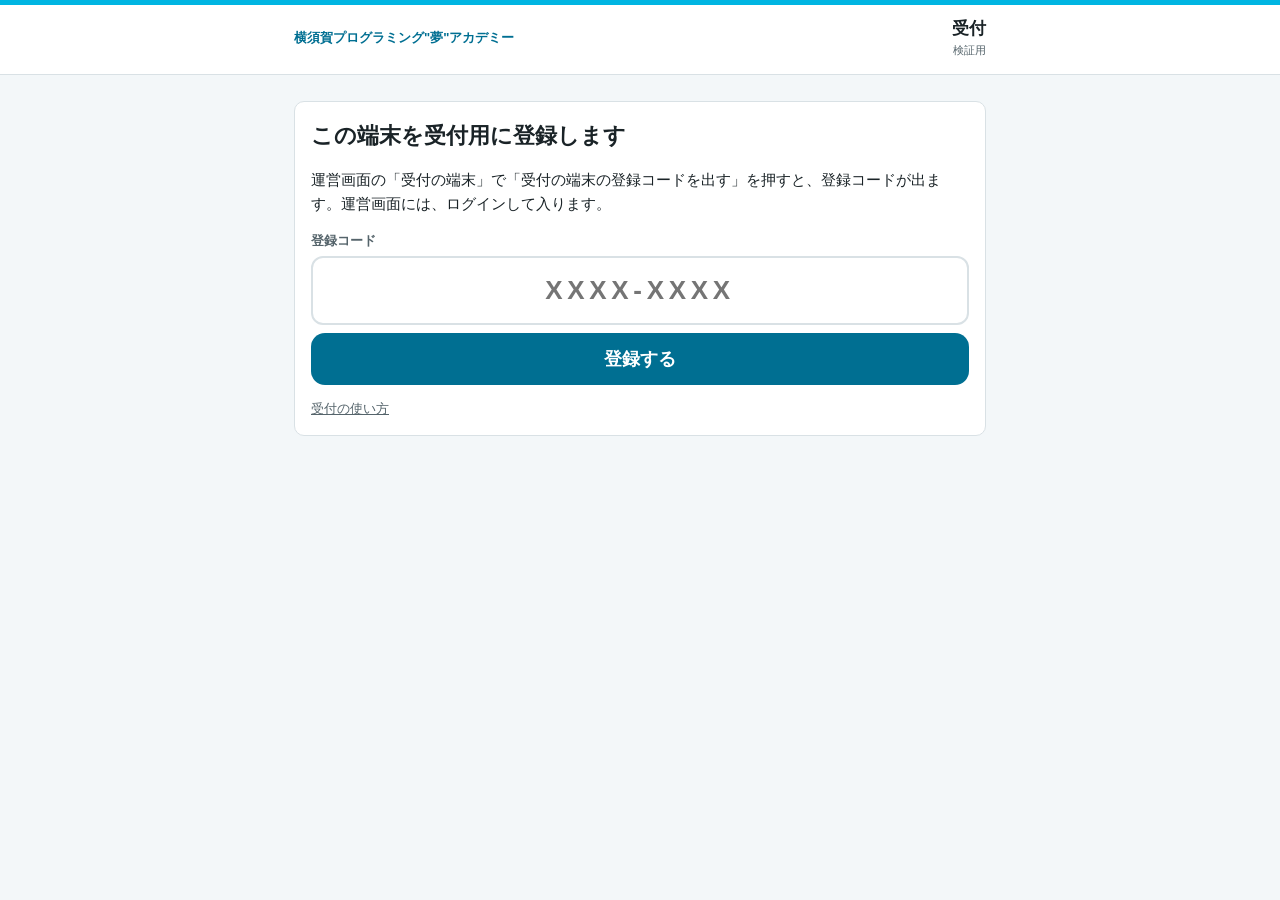
<file: index.html>
<!doctype html>
<html lang="ja">
<head>
<meta charset="utf-8">
<!-- このページが読み込んでよいものの指定。外部のプログラムは読み込まず、通信先はn8nの受け口だけにする -->
<meta http-equiv="Content-Security-Policy" content="default-src 'none'; script-src 'self' 'unsafe-inline'; style-src 'self' 'unsafe-inline' https://fonts.googleapis.com; font-src https://fonts.gstatic.com; img-src 'self' data: blob:; media-src 'self' blob:; connect-src https://yasuulab-n8n.xvps.jp; base-uri 'none'; form-action 'none'; object-src 'none'">
<meta name="viewport" content="width=device-width,initial-scale=1,viewport-fit=cover">
<meta name="robots" content="noindex,nofollow">
<meta name="theme-color" content="#16213e">
<title>夢アカ 受付（検証用）</title>
<link rel="preconnect" href="https://fonts.googleapis.com">
<link rel="preconnect" href="https://fonts.gstatic.com" crossorigin>
<link href="https://fonts.googleapis.com/css2?family=Zen+Kaku+Gothic+New:wght@500;700;900&family=Zen+Maru+Gothic:wght@500;700;900&display=swap" rel="stylesheet">
<link rel="stylesheet" href="ui.css?v=23">
<script src="log.js?v=6"></script>
<style>
.finder{position:relative;border-radius:22px;overflow:hidden;background:#0d1326;aspect-ratio:4/3;margin:12px 0 0}
.finder video{width:100%;height:100%;object-fit:cover;display:block}
.finder .frame{position:absolute;inset:14% 22%;pointer-events:none}
.finder .frame i{position:absolute;width:34px;height:34px;border:5px solid #fff;border-radius:6px}
.finder .frame i:nth-child(1){left:0;top:0;border-right:0;border-bottom:0}
.finder .frame i:nth-child(2){right:0;top:0;border-left:0;border-bottom:0}
.finder .frame i:nth-child(3){left:0;bottom:0;border-right:0;border-top:0}
.finder .frame i:nth-child(4){right:0;bottom:0;border-left:0;border-top:0}
.finder .hint{position:absolute;left:10px;right:10px;bottom:10px;text-align:center;color:#fff;font-family:var(--round);font-weight:700;font-size:14px;text-shadow:0 1px 4px #000}
.finder .start{position:absolute;inset:0;display:flex;align-items:center;justify-content:center;padding:20px}
.result{display:flex;align-items:center;gap:16px;border-radius:18px;padding:16px;margin:12px 0;background:var(--paper);border:1px solid var(--line);min-height:138px}
.result .who{font-family:var(--round);font-weight:900;font-size:30px;line-height:1.2}
.result .what{font-size:16px;font-weight:700;margin-top:4px;white-space:pre-line}
.result.r-ok{background:var(--here-bg);color:var(--here-ink);border-color:transparent}
.result.r-out{background:var(--gone-bg);color:var(--gone-ink);border-color:transparent}
.result.r-warn{background:var(--yet-bg);color:var(--yet-ink);border-color:transparent}
.result.r-ng{background:var(--late-bg);color:#8f1d15;border-color:transparent}
.result.r-idle{color:var(--ink-2)}
.result.r-idle .stamp{opacity:.25}
.list{background:var(--paper);border:1px solid var(--line);border-radius:14px;padding:12px;margin:0 0 12px}
.list .chips{grid-template-columns:repeat(auto-fill,minmax(150px,1fr))}
.manual{display:flex;gap:8px}.manual input{flex:1}.manual button{width:auto;margin:0;white-space:nowrap;padding:0 18px;font-size:16px}
#code{letter-spacing:.18em;text-transform:uppercase;text-align:center;font-family:var(--round);font-weight:900;font-size:26px}
</style>
</head>
<body>
<header class="band"><div class="band-in">
  <div class="mark">横須賀プログラミング"夢"アカデミー</div>
  <div class="band-title">受付<small id="dayLabel">検証用</small></div>
</div></header>
<main>

<section id="reg" class="hide">
  <div class="card">
    <h2>この端末を受付用に登録します</h2>
    <p class="txt">運営画面の「受付の端末」で「受付の端末の登録コードを出す」を押すと、登録コードが出ます。運営画面には、ログインして入ります。</p>
    <label for="code">登録コード</label>
    <input id="code" autocomplete="off" autocapitalize="characters" placeholder="XXXX-XXXX">
    <button id="regbtn" class="btn">登録する</button>
    <div id="msg0" class="note hide"></div>
    <small class="foot"><a href="tsukaikata.html#uketsuke">受付の使い方</a></small>
  </div>
</section>

<section id="app" class="hide">
  <div class="finder">
    <video id="v" playsinline muted></video>
    <div class="frame" id="frame"><i></i><i></i><i></i><i></i></div>
    <div class="hint" id="hint">ネームプレートのQRコードを枠に入れる</div>
    <div class="shutter hide" id="shutterWrap"><button class="back" id="pcancel">やめる</button><button class="snap" id="snap" aria-label="顔写真を撮る"></button><button class="back" id="flip">内側のカメラ</button></div>
    <div class="start hide" id="startWrap"><button id="cam" class="btn">カメラを始める</button></div>
  </div>
  <canvas id="c" class="hide"></canvas>

  <div id="result" class="result r-idle" aria-live="assertive">
    <img id="face" class="face hide" alt="登録されている顔写真">
    <div class="stamp wait" id="stamp"></div>
    <div><div class="who" id="who2">準備しています</div><div class="what" id="what"></div></div>
  </div>

  <button id="shoot" class="btn quiet hide">顔写真を撮る</button>
  <div id="confirm" class="two hide"><button id="psave" class="btn">この写真で保存</button><button id="pretry" class="btn quiet">撮り直す</button></div>

  <div class="tiles">
    <button class="tile t-yet" data-k="notYet"><div class="num" id="n2">–</div><div class="lab">まだ来ていない</div></button>
    <button class="tile t-here on" data-k="arrived"><div class="num" id="n1">–</div><div class="lab">来ている</div></button>
    <button class="tile t-gone" data-k="left"><div class="num" id="n3">–</div><div class="lab">帰った</div></button>
  </div>
  <div class="list"><div class="tiphint" id="tip"></div><div class="chips" id="names"><div class="sk" style="margin:0;border:0;padding:4px"><i class="w80"></i><i class="w60"></i></div></div></div>

  <button id="rosterBtn" class="btn quiet hide">ネームプレートを忘れた人を、名簿から選ぶ</button>
  <small class="foot">ネームプレートを忘れた人には、運営が予備のネームプレートを渡します。運営画面で結びつけたあと、予備のネームプレートを読み取ってください。<a href="tsukaikata.html#uketsuke">受付の使い方</a></small>

  <details>
    <summary>日付の変更・この端末について</summary>
    <label for="day">活動日</label>
    <input id="day" type="date">
    <small class="foot" id="who"></small>
    <button id="forget" class="btn danger">この端末の登録を消す</button>
  </details>
</section>
</main>
<div id="sheet" class="sheet hide"><div class="sheet-in" id="sheetIn"></div></div>

<nav class="dock hide" id="dock"><div class="dock-in">
  <a href="./" class="on"><b>▣</b>受付</a>
  <a href="kanri.html"><b>☰</b>運営</a>
</div></nav>

<script src="jsQR.js"></script>
<script>
(function(){
var API='https://yasuulab-n8n.xvps.jp/webhook/yumeaka-yoyaku-uketsuke-api-5f0c2b';
var KANRI='https://yasuulab-n8n.xvps.jp/webhook/yumeaka-yoyaku-kanri-api-4c81d9';
var STORE='yumeaka_uketsuke_v1';
var $=function(i){return document.getElementById(i)};
function load(){try{return JSON.parse(localStorage.getItem(STORE)||'null')}catch(e){return null}}
function save(o){try{localStorage.setItem(STORE,JSON.stringify(o));return true}catch(e){return false}}
function clear(){try{localStorage.removeItem(STORE)}catch(e){}}
function el(t,c,x){var e=document.createElement(t);if(c)e.className=c;if(x!==undefined)e.textContent=x;return e}
function note(t,c){var m=$('msg0');m.textContent=t;m.className='note '+(c||'ng')+(t?'':' hide')}
function postTo(u,o){var b=new URLSearchParams();for(var k in o)b.set(k,o[k]);return fetch(u,{method:'POST',body:b}).then(function(x){return x.json()})}
function post(o){return postTo(API,o)}
function randHex(n){var a=new Uint8Array(n);crypto.getRandomValues(a);var s='';for(var i=0;i<n;i++)s+=('0'+a[i].toString(16)).slice(-2);return s}
var WD=['日','月','火','水','木','金','土'];
function dayText(d){var p=d.split('-');if(p.length<3)return '';var w=new Date(Date.UTC(+p[0],p[1]-1,+p[2])).getUTCDay();return (+p[1])+'月'+(+p[2])+'日（'+WD[w]+'）'}

var me=load();
var q=new URLSearchParams(location.search);
var today=new Date(Date.now()+9*3600*1000).toISOString().slice(0,10);
var last='',lastAt=0,busy=false,camOn=false,L={arrived:[],notYet:[],left:[]},tab='arrived';

/* 読み取りの結果を、はんこと大きな名前で見せる */
var mode='scan',target=null,shot='',facing='environment',PH=null;
function photoHint(){return (target?target.who+' さんの':'')+'顔を枠に入れて、赤い丸を押す'}
function face(src){var f=$('face');if(src){f.src=src;f.className='face';$('result').classList.add('has-face')}else{f.removeAttribute('src');f.className='face hide';$('result').classList.remove('has-face')}}
var PHOTO=false;
function setTarget(r){if(r&&r.me)PHOTO=!!r.me.photoOn;if(r&&r.no&&!r.guest&&PHOTO){target={no:r.no,who:r.who||''};$('shoot').className='btn quiet';$('shoot').textContent=r.hasPhoto?'顔写真を撮り直す':'顔写真を撮る（まだ登録されていません）'}else{target=null;$('shoot').className='btn quiet hide'}}
function scanMode(){mode='scan';$('shutterWrap').className='shutter hide';$('confirm').className='two hide';$('hint').textContent='ネームプレートのQRコードを枠に入れる';
/* 内側のカメラで撮ったあとは、QRコードを読むために外側のカメラへ戻す */
if(facing==='user'){facing='environment';startCam()}}
function show(kind,stamp,who,what,pop){var r=$('result');r.className='result r-'+kind+($('face').className==='face'?' has-face':'');var s=$('stamp');s.textContent=stamp;
s.className='stamp';if(pop){void s.offsetWidth;s.className='stamp pop'}$('who2').textContent=who;$('what').textContent=what||''}
function showMsg(message,cls,scanned){var i=message.indexOf('\n');var who=i>=0?message.slice(0,i):message;var what=i>=0?message.slice(i+1):'';
var kind=cls==='out'?'out':cls==='warn'?'warn':cls==='ok'?'ok':'ng';
var stamp=kind==='out'?'退出':kind==='ng'?'不可':(i>=0?'到着':'済');
show(kind,stamp,who.replace(/ さん$/,' さん'),what,scanned);
if(scanned&&navigator.vibrate){try{navigator.vibrate(kind==='ng'?[60,60,60]:kind==='warn'?[120,60,120]:120)}catch(e){}}}
function idle(){face('');setTarget(null);show('idle','受付','読み取りを待っています','来たときも、帰るときも、ネームプレートを読み取ります')}
function waiting(){show('idle','','準備しています','名簿と予約を確かめています');$('stamp').className='stamp wait'}

function names(){var box=$('names');box.textContent='';var a=L[tab]||[];var k=tab==='arrived'?'here':tab==='left'?'gone':'yet';
box.parentNode.className='list sec s-'+k;
if(!a.length){box.appendChild(el('div','empty',tab==='notYet'?'全員そろっています':tab==='arrived'?'まだ誰も来ていません':'まだ誰も帰っていません'));return}
var nos=L[tab+'No']||[];var can=tab==='arrived';
$('tip').textContent=can?(tab==='notYet'?'ネームプレートを忘れた人には、運営が予備のネームプレートを渡します':'名前を押すと、ネームプレートなしで退出を記録できます'):'';
a.forEach(function(t,i){var m=/^(.*)（(.*)）$/.exec(t);var nm=m?m[1]:t;var c=el('div','chip'+(can&&nos[i]?' tapme':''));c.appendChild(el('div','cname',nm));if(m)c.appendChild(el('div','csub',m[2]));
if(can&&nos[i]){c.setAttribute('role','button');c.tabIndex=0;c.onclick=function(){ask(nos[i],nm,tab==='notYet'?'in':'out')}}box.appendChild(c)})}
function closeSheet(){$('sheet').className='sheet hide';$('sheetIn').textContent=''}
/* 名前から受け付ける前に、顔写真つきで1回確かめる */
function ask(no,name,want){var box=$('sheetIn');box.textContent='';$('sheet').className='sheet';
var av=el('div','bigface',name.slice(0,1));box.appendChild(av);box.appendChild(el('div','who',name+' さん'));
box.appendChild(el('div','what',want==='in'?'ネームプレートなしで、到着を記録します':'ネームプレートなしで、退出を記録します'));
var go=el('button','btn',want==='in'?'到着を記録する':'退出を記録する');var no2=el('button','btn quiet','やめる');box.appendChild(go);box.appendChild(no2);
no2.onclick=closeSheet;go.onclick=function(){closeSheet();tapIn(no,want)};
if(!/^G-/.test(no))post({op:'face',device:me.device,key:me.key,no:no}).then(function(r){if(r&&r.photo&&$('sheet').className==='sheet'){av.style.backgroundImage='url('+r.photo+')';av.textContent=''}}).catch(function(){})}
function tapIn(no,want){if(busy)return;busy=true;document.body.classList.add('busy');
post({op:'tap',device:me.device,key:me.key,day:$('day').value,no:no,want:want}).then(function(r){busy=false;document.body.classList.remove('busy');
if(r.auth===false){stopCam();show('ng','不可','この端末では受付できません',r.message);return}
lists(r);face(r.photo||'');setTarget(r);showMsg(r.message,r.cls||'',true);window.scrollTo({top:0,behavior:'smooth'})}).catch(function(){busy=false;document.body.classList.remove('busy');show('ng','不可','通信に失敗しました','もう一度、名前を押してください。',true)})}
function openRoster(){var box=$('sheetIn');box.textContent='';$('sheet').className='sheet';box.appendChild(el('div','who','名簿から選ぶ'));
box.appendChild(el('div','what','ネームプレートを忘れた人の名前を押してください'));
var ld=el('div','loading');ld.appendChild(el('span','ring'));ld.appendChild(document.createTextNode('名簿を読み込んでいます'));box.appendChild(ld);
var x=el('button','btn quiet','とじる');x.onclick=closeSheet;
post({op:'roster',device:me.device,key:me.key}).then(function(r){if($('sheet').className!=='sheet')return;ld.remove();
if(!r||!r.roster){box.appendChild(el('div','note ng',(r&&r.message)||'名簿を読み込めませんでした。'));box.appendChild(x);return}
var G={},order=[];r.roster.forEach(function(p){if(!G[p.group]){G[p.group]=[];order.push(p.group)}G[p.group].push(p)});
var rank=function(g){var m=/^(\d+)期$/.exec(g);return m?+m[1]:(g==='メンター'?900:g==='運営'?950:800)};order.sort(function(a,b){return rank(a)-rank(b)});
order.forEach(function(g){box.appendChild(el('div','group',g));var ch=el('div','chips');
G[g].forEach(function(p){var here=(L.arrivedNo||[]).indexOf(p.no)>=0,gone=(L.leftNo||[]).indexOf(p.no)>=0,booked=(L.notYetNo||[]).indexOf(p.no)>=0;
var c=el('div','chip wa'+(gone?' off':' tapme'));var av=el('span','ava',p.name.slice(0,1));av.dataset.no=p.no;c.appendChild(av);var bd=el('div');c.appendChild(bd);
bd.appendChild(el('div','cname',p.name));if(p.real)bd.appendChild(el('div','creal',p.real));
bd.appendChild(el('div','csub',gone?'もう帰りました':here?'来ています（押すと退出）':booked?'予約あり':'予約なし'));
if(!gone){c.setAttribute('role','button');c.tabIndex=0;c.onclick=function(){ask(p.no,p.name,here?'out':'in')}}ch.appendChild(c)});box.appendChild(ch)});
box.appendChild(x);
/* 顔写真は名簿とは別に取りにいき、届いたら札にはめる */
var fill=function(P){Array.prototype.forEach.call(box.querySelectorAll('.ava'),function(a){var u=P[a.dataset.no];if(u){a.style.backgroundImage='url('+u+')';a.className='ava has'}})};
if(PH)fill(PH);
postTo(KANRI,{op:'photos',device:me.device,key:me.key}).then(function(q){if(q&&q.photos){PH=q.photos;if($('sheet').className==='sheet')fill(PH)}}).catch(function(){})
}).catch(function(){ld.remove();box.appendChild(el('div','note ng','通信に失敗しました。もう一度試してください。'));box.appendChild(x)})}
function lists(r){if(!r||!r.lists)return;L=r.lists;$('n1').textContent=L.arrived.length;$('n2').textContent=L.notYet.length;$('n3').textContent=L.left.length;names()}
Array.prototype.forEach.call(document.querySelectorAll('.tile'),function(b){b.onclick=function(){tab=b.dataset.k;Array.prototype.forEach.call(document.querySelectorAll('.tile'),function(x){x.className=x.className.replace(/\s*on$/,'')});b.className+=' on';names()}});

function send(code){if(busy)return;busy=true;document.body.classList.add('busy');
post({op:code?'scan':'open',device:me.device,key:me.key,day:$('day').value,code:code||''}).then(function(r){busy=false;document.body.classList.remove('busy');
if(r.auth===false){stopCam();show('ng','不可','この端末では受付できません',r.message);return}
lists(r);$('dayLabel').textContent=dayText($('day').value)||'検証用';
if(!code){idle();return}
face(r.photo||'');setTarget(r);showMsg(r.message,r.cls||'',true)}).catch(function(){busy=false;document.body.classList.remove('busy');show('ng','不可','通信に失敗しました','もう一度かざしてください。',true)})}

function tick(my){if(!camOn||my!==camTry)return;var v=$('v');
if(v.readyState===v.HAVE_ENOUGH_DATA){var c=$('c');c.width=v.videoWidth;c.height=v.videoHeight;var x=c.getContext('2d');x.drawImage(v,0,0);
var im=x.getImageData(0,0,c.width,c.height);var r=window.jsQR?jsQR(im.data,c.width,c.height):null;
if(mode==='scan'&&r&&r.data){var now=Date.now();if(r.data!==last||now-lastAt>5000){last=r.data;lastAt=now;send(r.data)}}}
setTimeout(function(){tick(my)},250)}
function stopCam(){camOn=false;var v=$('v');if(v.srcObject){v.srcObject.getTracks().forEach(function(t){t.stop()});v.srcObject=null}}
function camOff(text){$('startWrap').className='start';$('frame').className='frame hide';$('shutterWrap').className='shutter hide';$('hint').textContent=text}
var camTry=0,pendAt=0,wd={lastT:-1,stall:0,fails:0,next:0,blocked:false,everOn:false};
function startCam(auto){
if(!navigator.mediaDevices||!navigator.mediaDevices.getUserMedia){camOff('この画面ではカメラが使えません。下の欄から管理番号を入れてください。');return}
stopCam();var my=++camTry;pendAt=Date.now();if(!auto){wd.blocked=false;wd.fails=0;wd.next=0}
$('startWrap').className='start hide';$('frame').className='frame hide';$('hint').textContent=auto?'カメラをつなぎ直しています':'カメラを準備しています。許可を聞かれたら「許可」を選んでください';
/* 許可の画面が出ない・返事が返らない機種があるので、数秒たっても始まらなければボタンを出す */
setTimeout(function(){if(my===camTry&&!camOn)camOff('カメラが始まりません。自動でつなぎ直します。直らないときは下のボタンを押してください')},4500);
navigator.mediaDevices.getUserMedia({video:{facingMode:facing}}).then(function(s){if(my===camTry)pendAt=0;if(my!==camTry){s.getTracks().forEach(function(t){t.stop()});return}
var v=$('v');v.srcObject=s;s.getTracks().forEach(function(t){t.onended=function(){if(my===camTry){camOn=false;camOff('カメラが止まりました。自動でつなぎ直します')}}});
$('startWrap').className='start hide';$('frame').className='frame';$('hint').textContent='ネームプレートのQRコードを枠に入れる';
v.style.transform=facing==='user'?'scaleX(-1)':'';$('flip').textContent=facing==='user'?'外側のカメラ':'内側のカメラ';
var p=v.play();if(p&&p.catch)p.catch(function(){});camOn=true;
if(mode==='photo'&&target){$('shutterWrap').className='shutter';$('hint').textContent=photoHint()}else if(mode==='confirm'){$('hint').textContent='下のボタンで、保存するか撮り直すかを選ぶ'}else scanMode();
tick(my)}).catch(function(e){if(my!==camTry)return;pendAt=0;camOn=false;
/* 許可されていない場合は、自動では直せないので止めて知らせる */
if(window.YumeLog)YumeLog('カメラを開く','失敗',String(e.name||e));
if(e.name==='NotAllowedError'||e.name==='SecurityError'){wd.blocked=true;camOff('カメラの使用が許可されていません。ブラウザの設定で許可してから、下のボタンを押してください');return}
camOff('カメラを開けませんでした（'+e.name+'）。自動でつなぎ直します')})}
/* 見張り：2秒ごとに映像が動いているかを確かめ、止まっていたら自動でつなぎ直す */
setInterval(function(){
if(!me||!me.device||document.visibilityState!=='visible'||$('app').className==='hide')return;
var v=$('v');var live=!!v.srcObject&&v.srcObject.getTracks().some(function(t){return t.readyState==='live'&&!t.muted});
if(live&&v.paused){var p=v.play();if(p&&p.catch)p.catch(function(){})}
var moving=live&&v.currentTime!==wd.lastT;wd.lastT=v.currentTime;
if(moving){wd.everOn=true;wd.stall=0;wd.fails=0;wd.next=0;return}
/* 許可の画面に答えている最中は、じゃまをしないよう長めに待つ */
if(pendAt&&Date.now()-pendAt<(wd.everOn?7000:30000))return;
wd.stall++;
if(wd.blocked||wd.stall<2||Date.now()<wd.next)return;
wd.fails++;wd.stall=0;wd.next=Date.now()+Math.min(20000,3000*wd.fails);
startCam(true)},2000);
/* ほかの画面へ移るときはカメラを手放し、戻ってきたら始め直す */
window.addEventListener('pagehide',function(){camTry++;stopCam()});
window.addEventListener('pageshow',function(e){if(e.persisted&&me&&me.device)startCam()});
document.addEventListener('visibilitychange',function(){if(document.visibilityState!=='visible'||!me||!me.device)return;var v=$('v');var live=v.srcObject&&v.srcObject.getTracks().some(function(t){return t.readyState==='live'});if(!live)startCam()});

function openApp(){$('reg').className='hide';$('app').className='';$('dock').className='dock';note('');
$('who').textContent='この端末：'+me.name+'（'+me.device+'）';
waiting();startCam();
if(q.get('day')){$('day').value=q.get('day');send('');return}
$('day').value=today;
postTo(KANRI,{op:'nextday',device:me.device,key:me.key}).then(function(r){if(r&&r.day)$('day').value=r.day;send('')}).catch(function(){send('')})}
function openReg(){$('app').className='hide';$('dock').className='dock hide';$('reg').className='';
var h=new URLSearchParams(location.hash.replace(/^#/,''));if(h.get('t'))$('code').value=h.get('t')}

$('regbtn').onclick=function(){var code=$('code').value.replace(/[^0-9A-Za-z]/g,'').toUpperCase();
if(code.length<8){note('登録コードを入れてください。');return}
var key=randHex(32);note('登録しています…','warn');document.body.classList.add('busy');$('regbtn').disabled=true;
post({op:'register',code:code,key:key}).then(function(r){document.body.classList.remove('busy');$('regbtn').disabled=false;
if(!r.ok){note(r.message||'登録できませんでした。');return}
me={device:r.device,key:key,name:r.name,no:r.no||''};
if(!save(me)){note('この端末は情報を保存できない設定のため、登録できませんでした。\nプライベートブラウズを切るか、ふだん使っているブラウザで開き直してください。');me=null;return}
history.replaceState(null,'',location.pathname+location.search);
openApp()}).catch(function(){document.body.classList.remove('busy');$('regbtn').disabled=false;note('通信に失敗しました。もう一度試してください。')})};
$('cam').onclick=function(){startCam()};
$('shoot').onclick=function(){if(!target)return;if(!camOn){show('ng','不可','カメラが使えません','カメラを始めてから、もう一度押してください。');return}
mode='photo';$('shoot').className='btn quiet hide';$('confirm').className='two hide';$('shutterWrap').className='shutter';$('hint').textContent=photoHint()};
$('flip').onclick=function(){facing=facing==='user'?'environment':'user';startCam()};
$('pcancel').onclick=function(){scanMode();setTarget({no:target.no,who:target.who,hasPhoto:$('face').className==='face'})};
$('snap').onclick=function(){var v=$('v');if(!v.videoWidth)return;var s=Math.min(v.videoWidth,v.videoHeight);var c=document.createElement('canvas');c.width=280;c.height=280;
c.getContext('2d').drawImage(v,(v.videoWidth-s)/2,(v.videoHeight-s)/2,s,s,0,0,280,280);
shot=c.toDataURL('image/jpeg',0.72);if(shot.length>46000)shot=c.toDataURL('image/jpeg',0.5);
mode='confirm';$('shutterWrap').className='shutter hide';$('confirm').className='two';face(shot);show('warn','確認',target.who+' さん','この写真で保存しますか？');$('hint').textContent='下のボタンで、保存するか撮り直すかを選ぶ'};
$('pretry').onclick=function(){mode='photo';$('confirm').className='two hide';$('shutterWrap').className='shutter';$('hint').textContent=photoHint()};
$('psave').onclick=function(){if(busy)return;busy=true;document.body.classList.add('busy');$('psave').disabled=true;
post({op:'photo',device:me.device,key:me.key,no:target.no,image:shot}).then(function(r){busy=false;document.body.classList.remove('busy');$('psave').disabled=false;
if(r.auth===false){scanMode();show('ng','不可','この端末では保存できません',r.message);return}
scanMode();if(r.saved){if(PH)PH[target.no]=shot;face(shot);setTarget({no:target.no,who:target.who,hasPhoto:true});showMsg(r.message,'ok',true)}else{showMsg(r.message||'保存できませんでした','ng',true);setTarget({no:target.no,who:target.who,hasPhoto:false})}
}).catch(function(){busy=false;document.body.classList.remove('busy');$('psave').disabled=false;show('ng','不可','通信に失敗しました','もう一度「この写真で保存」を押してください。',true)})};
$('rosterBtn').onclick=openRoster;
$('sheet').onclick=function(e){if(e.target===$('sheet'))closeSheet()};
$('day').onchange=function(){send('')};
$('forget').onclick=function(){var k=$('forget');
if(!k.dataset.sure){k.dataset.sure='1';k.textContent='本当に消す（もう一度押す）';setTimeout(function(){delete k.dataset.sure;k.textContent='この端末の登録を消す'},6000);return}
delete k.dataset.sure;k.textContent='この端末の登録を消す';stopCam();var old=me;
var fin=function(){clear();me=null;openReg()};
postTo(KANRI,{op:'forget',device:old.device,key:old.key}).then(fin).catch(fin)};

if(me&&me.device&&me.key)openApp();else openReg();
})();
</script>
</body>
</html>
</file>
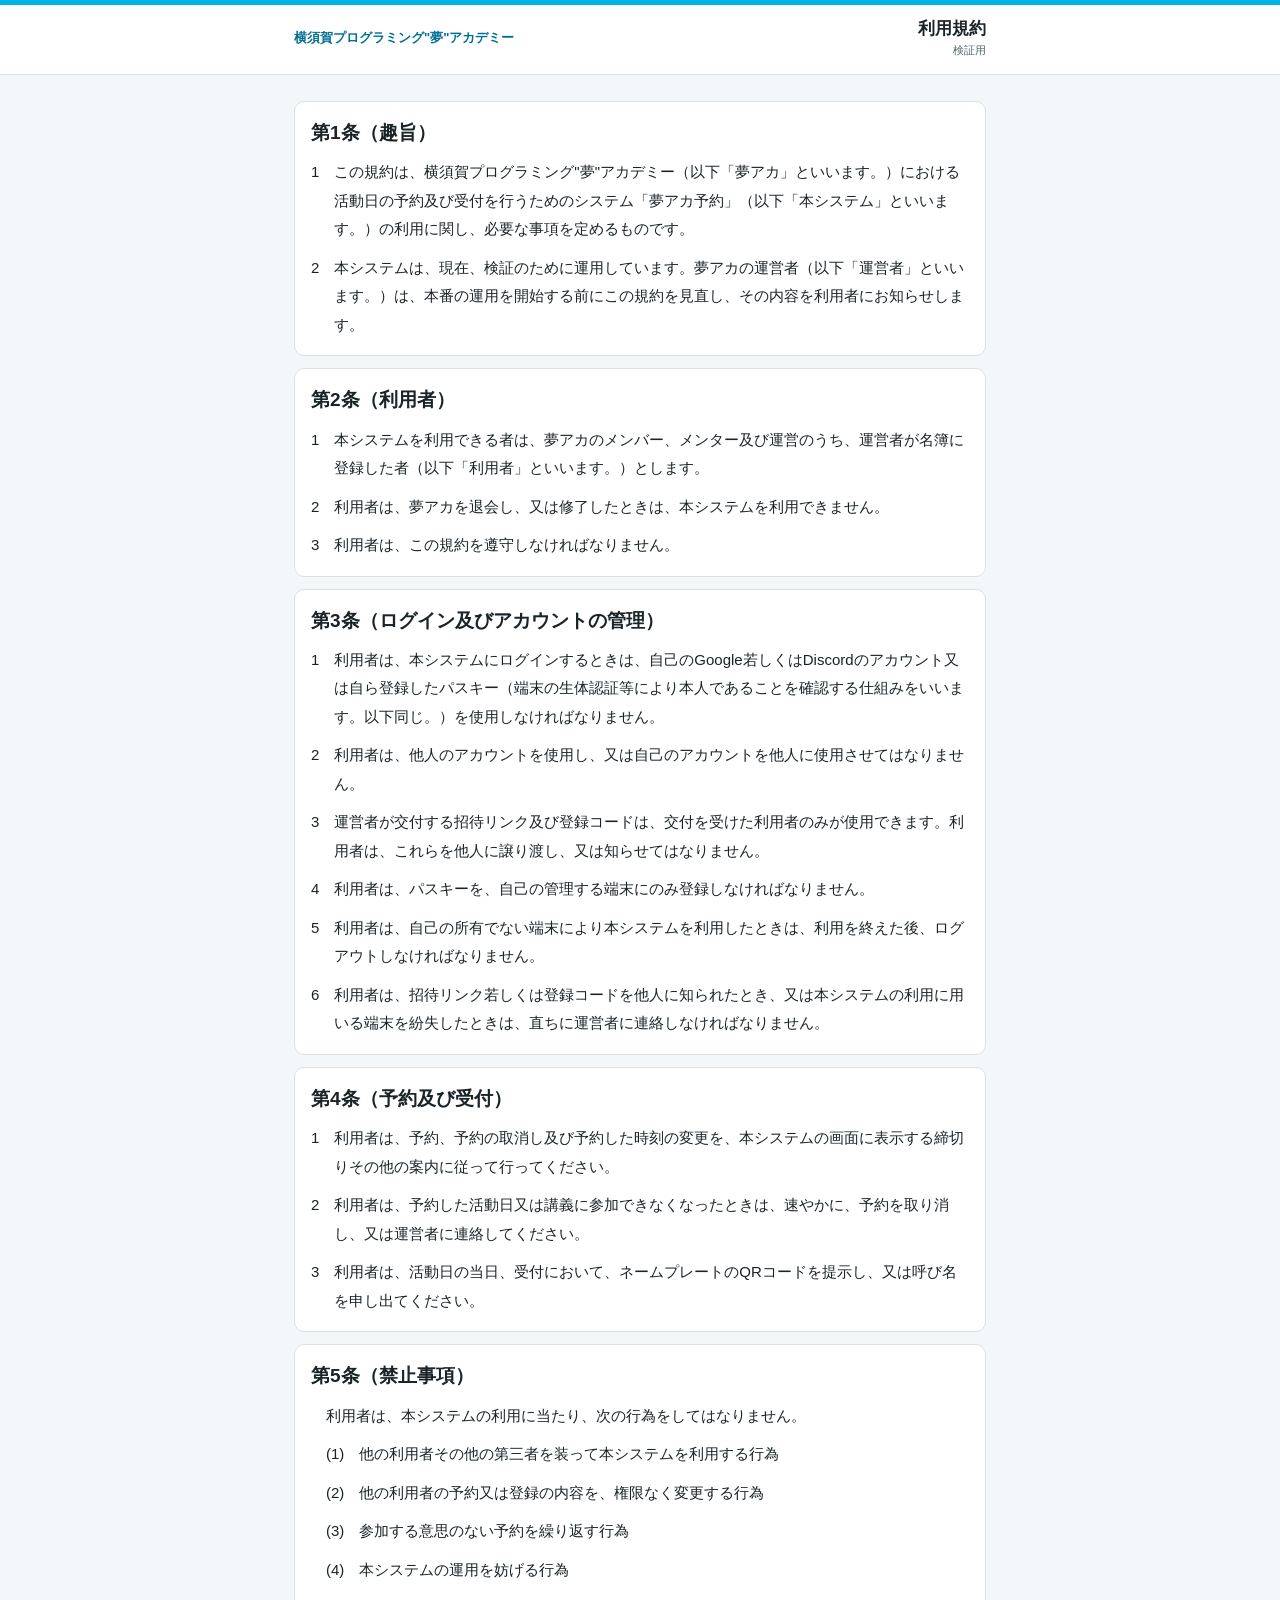
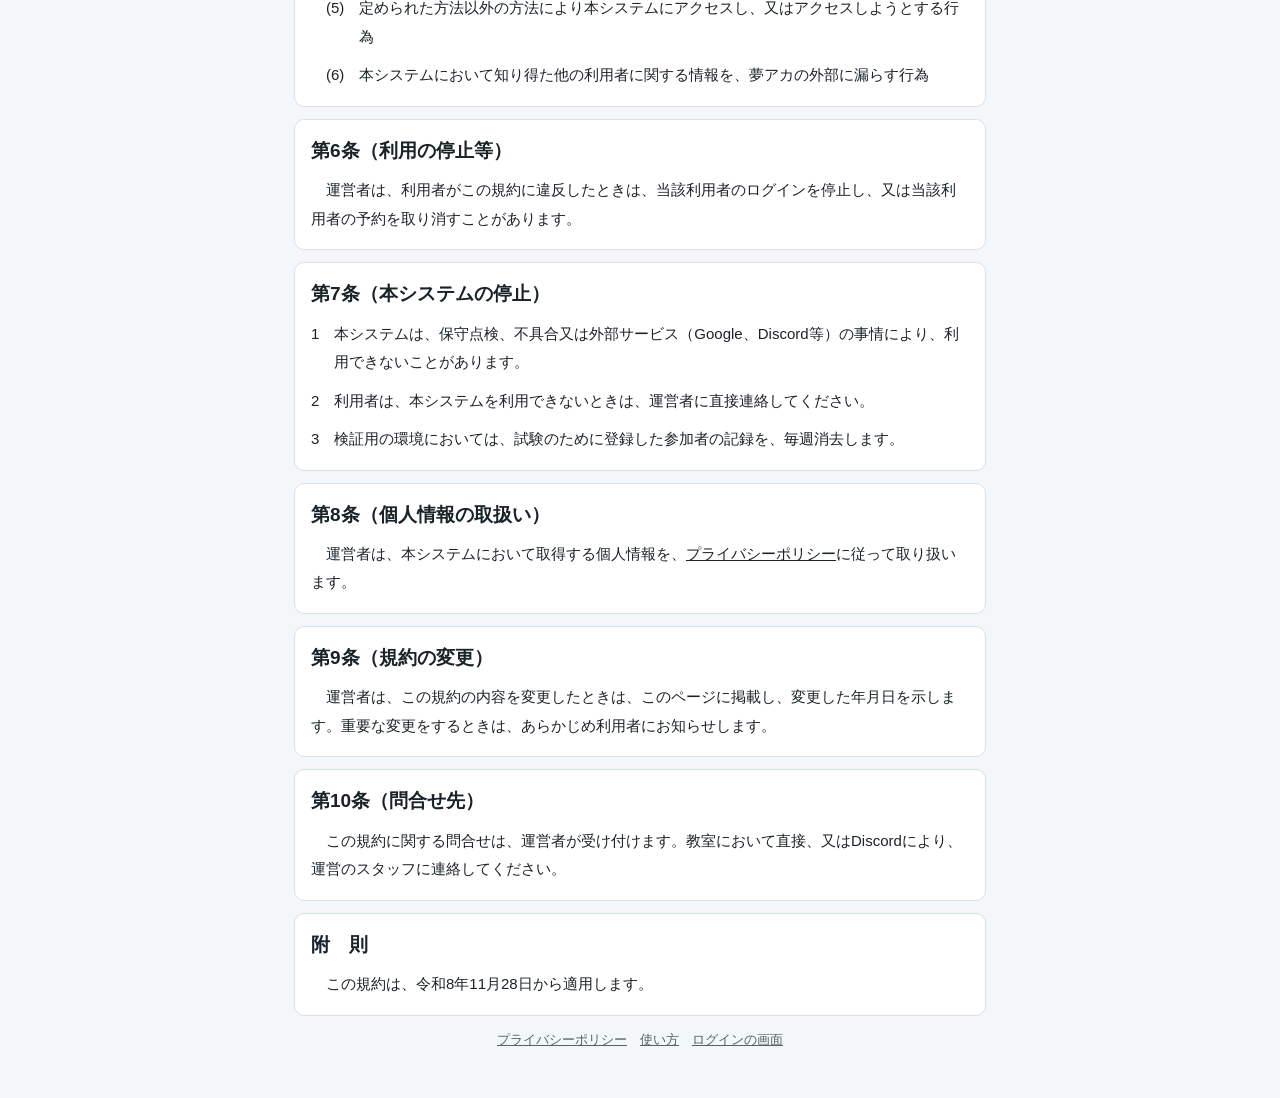
<file: kiyaku.html>
<!doctype html>
<html lang="ja">
<head>
<meta charset="utf-8">
<!-- このページが読み込んでよいものの指定。プログラムは読み込まず、通信もしない -->
<meta http-equiv="Content-Security-Policy" content="default-src 'none'; style-src 'self' 'unsafe-inline' https://fonts.googleapis.com; font-src https://fonts.gstatic.com; img-src 'self' data:; base-uri 'none'; form-action 'none'; object-src 'none'">
<meta name="viewport" content="width=device-width,initial-scale=1,viewport-fit=cover">
<meta name="robots" content="noindex,nofollow">
<meta name="referrer" content="no-referrer">
<meta name="theme-color" content="#16213e">
<title>夢アカ予約 利用規約（検証用）</title>
<link rel="preconnect" href="https://fonts.googleapis.com">
<link rel="preconnect" href="https://fonts.gstatic.com" crossorigin>
<link href="https://fonts.googleapis.com/css2?family=Zen+Kaku+Gothic+New:wght@500;700;900&family=Zen+Maru+Gothic:wght@500;700;900&display=swap" rel="stylesheet">
<link rel="stylesheet" href="ui.css?v=23">
<style>
/* 公用文の書き方に合わせた体裁。本文は1字下げ、項と号は番号をぶら下げる */
body{padding-bottom:24px}
.card h2{font-size:19px}
.card p{font-size:15px;line-height:1.9;margin:10px 0 0}
.card p.hon{text-indent:1em}
.card p.kou{padding-left:1.5em;text-indent:-1.5em}
.card p.gou{padding-left:3.2em;text-indent:-2.2em}
.card p.fusoku{text-indent:1em}
</style>
</head>
<body>
<header class="band"><div class="band-in">
  <div class="mark">横須賀プログラミング"夢"アカデミー</div>
  <div class="band-title">利用規約<small>検証用</small></div>
</div></header>
<main>

<div class="card">
  <h2>第1条（趣旨）</h2>
  <p class="kou">1　この規約は、横須賀プログラミング"夢"アカデミー（以下「夢アカ」といいます。）における活動日の予約及び受付を行うためのシステム「夢アカ予約」（以下「本システム」といいます。）の利用に関し、必要な事項を定めるものです。</p>
  <p class="kou">2　本システムは、現在、検証のために運用しています。夢アカの運営者（以下「運営者」といいます。）は、本番の運用を開始する前にこの規約を見直し、その内容を利用者にお知らせします。</p>
</div>

<div class="card">
  <h2>第2条（利用者）</h2>
  <p class="kou">1　本システムを利用できる者は、夢アカのメンバー、メンター及び運営のうち、運営者が名簿に登録した者（以下「利用者」といいます。）とします。</p>
  <p class="kou">2　利用者は、夢アカを退会し、又は修了したときは、本システムを利用できません。</p>
  <p class="kou">3　利用者は、この規約を遵守しなければなりません。</p>
</div>

<div class="card">
  <h2>第3条（ログイン及びアカウントの管理）</h2>
  <p class="kou">1　利用者は、本システムにログインするときは、自己のGoogle若しくはDiscordのアカウント又は自ら登録したパスキー（端末の生体認証等により本人であることを確認する仕組みをいいます。以下同じ。）を使用しなければなりません。</p>
  <p class="kou">2　利用者は、他人のアカウントを使用し、又は自己のアカウントを他人に使用させてはなりません。</p>
  <p class="kou">3　運営者が交付する招待リンク及び登録コードは、交付を受けた利用者のみが使用できます。利用者は、これらを他人に譲り渡し、又は知らせてはなりません。</p>
  <p class="kou">4　利用者は、パスキーを、自己の管理する端末にのみ登録しなければなりません。</p>
  <p class="kou">5　利用者は、自己の所有でない端末により本システムを利用したときは、利用を終えた後、ログアウトしなければなりません。</p>
  <p class="kou">6　利用者は、招待リンク若しくは登録コードを他人に知られたとき、又は本システムの利用に用いる端末を紛失したときは、直ちに運営者に連絡しなければなりません。</p>
</div>

<div class="card">
  <h2>第4条（予約及び受付）</h2>
  <p class="kou">1　利用者は、予約、予約の取消し及び予約した時刻の変更を、本システムの画面に表示する締切りその他の案内に従って行ってください。</p>
  <p class="kou">2　利用者は、予約した活動日又は講義に参加できなくなったときは、速やかに、予約を取り消し、又は運営者に連絡してください。</p>
  <p class="kou">3　利用者は、活動日の当日、受付において、ネームプレートのQRコードを提示し、又は呼び名を申し出てください。</p>
</div>

<div class="card">
  <h2>第5条（禁止事項）</h2>
  <p class="hon">利用者は、本システムの利用に当たり、次の行為をしてはなりません。</p>
  <p class="gou">(1)　他の利用者その他の第三者を装って本システムを利用する行為</p>
  <p class="gou">(2)　他の利用者の予約又は登録の内容を、権限なく変更する行為</p>
  <p class="gou">(3)　参加する意思のない予約を繰り返す行為</p>
  <p class="gou">(4)　本システムの運用を妨げる行為</p>
  <p class="gou">(5)　定められた方法以外の方法により本システムにアクセスし、又はアクセスしようとする行為</p>
  <p class="gou">(6)　本システムにおいて知り得た他の利用者に関する情報を、夢アカの外部に漏らす行為</p>
</div>

<div class="card">
  <h2>第6条（利用の停止等）</h2>
  <p class="hon">運営者は、利用者がこの規約に違反したときは、当該利用者のログインを停止し、又は当該利用者の予約を取り消すことがあります。</p>
</div>

<div class="card">
  <h2>第7条（本システムの停止）</h2>
  <p class="kou">1　本システムは、保守点検、不具合又は外部サービス（Google、Discord等）の事情により、利用できないことがあります。</p>
  <p class="kou">2　利用者は、本システムを利用できないときは、運営者に直接連絡してください。</p>
  <p class="kou">3　検証用の環境においては、試験のために登録した参加者の記録を、毎週消去します。</p>
</div>

<div class="card">
  <h2>第8条（個人情報の取扱い）</h2>
  <p class="hon">運営者は、本システムにおいて取得する個人情報を、<a href="privacy.html">プライバシーポリシー</a>に従って取り扱います。</p>
</div>

<div class="card">
  <h2>第9条（規約の変更）</h2>
  <p class="hon">運営者は、この規約の内容を変更したときは、このページに掲載し、変更した年月日を示します。重要な変更をするときは、あらかじめ利用者にお知らせします。</p>
</div>

<div class="card">
  <h2>第10条（問合せ先）</h2>
  <p class="hon">この規約に関する問合せは、運営者が受け付けます。教室において直接、又はDiscordにより、運営のスタッフに連絡してください。</p>
</div>

<div class="card">
  <h2>附　則</h2>
  <p class="fusoku">この規約は、令和8年11月28日から適用します。</p>
</div>

<small class="foot" style="text-align:center"><a href="privacy.html">プライバシーポリシー</a>　<a href="tsukaikata.html">使い方</a>　<a href="login.html">ログインの画面</a></small>
</main>
</body>
</html>
</file>
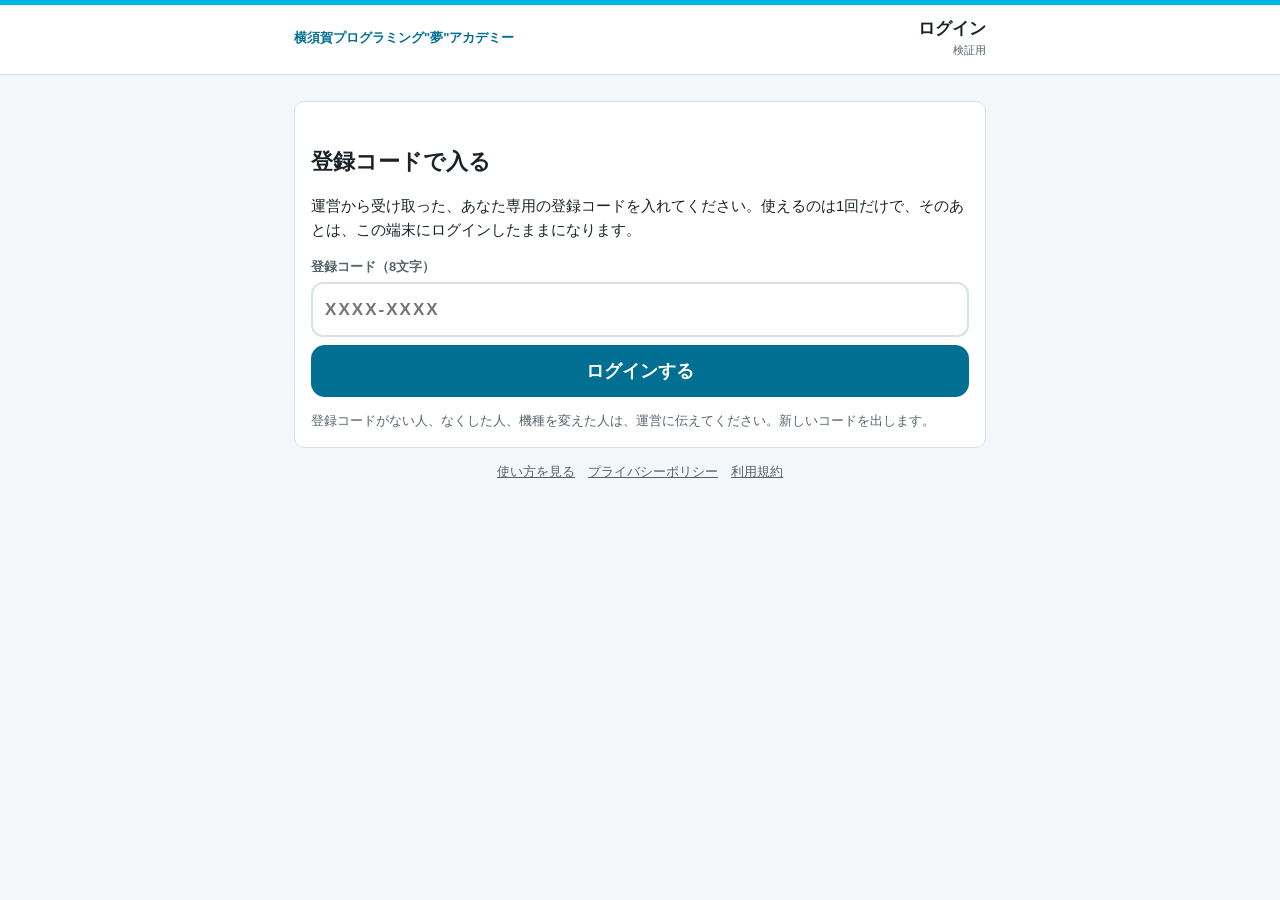
<file: login.html>
<!doctype html>
<html lang="ja">
<head>
<meta charset="utf-8">
<!-- このページが読み込んでよいものの指定。外部のプログラムは読み込まず、通信先はn8nの受け口だけにする -->
<meta http-equiv="Content-Security-Policy" content="default-src 'none'; script-src 'self' 'unsafe-inline'; style-src 'self' 'unsafe-inline' https://fonts.googleapis.com; font-src https://fonts.gstatic.com; img-src 'self' data:; connect-src https://yasuulab-n8n.xvps.jp; base-uri 'none'; form-action 'none'; object-src 'none'">
<meta name="viewport" content="width=device-width,initial-scale=1,viewport-fit=cover">
<meta name="robots" content="noindex,nofollow">
<meta name="referrer" content="no-referrer">
<meta name="theme-color" content="#16213e">
<title>夢アカ ログイン（検証用）</title>
<link rel="preconnect" href="https://fonts.googleapis.com">
<link rel="preconnect" href="https://fonts.gstatic.com" crossorigin>
<link href="https://fonts.googleapis.com/css2?family=Zen+Kaku+Gothic+New:wght@500;700;900&family=Zen+Maru+Gothic:wght@500;700;900&display=swap" rel="stylesheet">
<link rel="stylesheet" href="ui.css?v=23">
<script src="log.js?v=8"></script>
<style>
body{padding-bottom:24px}
#code{letter-spacing:.12em;text-transform:uppercase;font-weight:700}
.or{margin:16px 0 6px;font-size:13px;color:var(--ink-2);font-weight:700}
.btn+.btn{margin-top:10px}
#out{margin-top:10px}
#linkBox .foot{margin-bottom:6px}
#formCard>div+div{margin-top:26px}
#inCard .note{margin:0 0 14px}
</style>
</head>
<body>
<header class="band"><div class="band-in">
  <div class="mark">横須賀プログラミング"夢"アカデミー</div>
  <div class="band-title">ログイン<small>検証用</small></div>
</div></header>
<main>
<div class="loading" id="load"><span class="ring"></span>確かめています</div>
<div id="msg" class="note hide"></div>

<div class="card hide" id="invCard">
  <h2>招待リンクを開きました</h2>
  <p class="txt">運営から届いた、あなた専用の招待です。下のボタンを押すと、ログインして、次からの入り方（パスキーなど）を決める画面に進みます。使えるのは1回だけです。</p>
  <button id="invGo" class="btn">この招待で始める</button>
  <small class="foot">自分あての招待でないときは、押さずに、この画面を閉じてください。</small>
</div>

<div class="card hide" id="formCard">
  <div id="codeSec">
    <h2 id="codeH">登録コードで入る</h2>
    <p class="txt" id="codeTxt"></p>
    <label for="code">登録コード（8文字）</label>
    <input id="code" autocomplete="off" autocapitalize="characters" placeholder="XXXX-XXXX" maxlength="12">
    <button id="go" class="btn">ログインする</button>
  </div>
  <div id="pkSec" class="hide">
    <h2>パスキーでログイン</h2>
    <p class="txt">この端末に登録したパスキーを、顔、指、または端末の暗証番号で確かめて入ります。Discordを使わない人は、この方法で入ります。Discordを使っている人も、使えます。</p>
    <p class="txt">はじめて使う人は、先に登録が要ります。Discordを使わない人は、運営から届いた招待リンクを開いて登録します。Discordを使っている人は、Discordで入ったあとに、この画面を開くと登録できます。</p>
    <button id="passkey" class="btn" type="button">パスキーでログイン</button>
  </div>
  <div id="oauthSec" class="hide">
    <h2 id="oauthH" class="hide">DiscordかGoogleでログイン</h2>
    <p class="txt hide" id="oauthTxt"></p>
    <div class="or" id="oauthOr">ほかの方法</div>
    <button id="discord" class="btn quiet hide" disabled>Discordでログイン</button>
    <button id="google" class="btn quiet hide" disabled>Googleでログイン</button>
  </div>
  <small class="foot" id="formFoot"></small>
</div>

<div class="card hide" id="inCard">
  <h2>ログインしています</h2>
  <p class="txt" id="inWho"></p>
  <div id="tempNote" class="note warn hide"></div>
  <a id="toYoyaku" class="btn" href="yoyaku.html" style="text-align:center;text-decoration:none">マイページを開く</a>
  <a id="toKanri" class="btn quiet hide" href="kanri.html" style="text-align:center;text-decoration:none;margin-top:10px">運営画面を開く</a>
  <div id="pkBox" class="hide">
    <div class="or" id="pkOr">パスキーで入れるようにする</div>
    <p class="txt hide" id="pkHave"></p>
    <button id="pkAdd" class="btn quiet" type="button"></button>
    <button id="pkDel" class="btn quiet hide" type="button"></button>
    <small class="foot" id="pkFoot">パスキーは、パスワードのかわりに、端末の顔認証や指紋認証で入るしくみです。覚えるものはありません。Discordを使わない人は、これで入ります。Discordを使っている人も、登録しておけます。登録は、自分の端末だけで行ってください。</small>
  </div>
  <div id="linkBox" class="hide">
    <div class="or" id="linkOr">次から、GoogleやDiscordで入れるようにする</div>
    <button id="linkDiscord" class="btn quiet hide"></button>
    <button id="linkGoogle" class="btn quiet hide"></button>
    <small class="foot">結びつけておくと、機種を変えたときや、ログインが切れたときに、自分で入り直せます。自分のアカウントだけを結びつけてください。</small>
  </div>
  <button id="out" class="btn quiet">ログアウトする</button>
  <small class="foot">自分のものではない端末では、使い終わったらログアウトしてください。</small>
</div>
<small class="foot" style="text-align:center"><a href="tsukaikata.html">使い方を見る</a>　<a href="privacy.html">プライバシーポリシー</a>　<a href="kiyaku.html">利用規約</a></small>
</main>
<script>
(function(){
var API='https://yasuulab-n8n.xvps.jp/webhook/yumeaka-yoyaku-login-api-9d27c4';
var STORE='yumeaka_login_v1';
var PEND='yumeaka_oauth_v1';
var LABEL={google:'Google',discord:'Discord'};
var $=function(i){return document.getElementById(i)};
var qs=new URLSearchParams(location.search);
var okNext=function(n){return (n==='kanri'||n==='my')?n:''};
var next=okNext(qs.get('next')||'');
var destOf=function(n){return n==='kanri'?'kanri.html':n==='my'?'my.html':'yoyaku.html'};
// PV：使える方法、LK：使えるようになっている方法（結びつけたもの、名簿にあるもの）、RS：名簿で決まっている方法（本人は外せない）、TEMP：招待（登録コード）での一時的なログインか、EXP：ログインの期限
// PK：自分のパスキー（数と、端末の名前）。PKC：受け口からもらっておいた合図（get＝ログイン用、reg＝登録用）
var busy=false,PV={},LK={},RS={},PK={n:0,list:[]},PKC={get:null,reg:null},TEMP=false,EXP='',arm='',armPk=false;
// このブラウザでパスキーが使えるか
var PKOK=!!(window.PublicKeyCredential&&navigator.credentials&&navigator.credentials.create&&navigator.credentials.get);
var NOPK='このブラウザは、パスキーに対応していません。\nSafariやChromeなど、ふだん使っているブラウザで開き直してください。';
// 受け口とのやりとりは、文字（base64url）で行う。端末とのやりとりは、バイトの並びで行う
function b2u(buf){var s='',a=new Uint8Array(buf);for(var i=0;i<a.length;i++)s+=String.fromCharCode(a[i]);return btoa(s).replace(/\+/g,'-').replace(/\//g,'_').replace(/=+$/,'')}
function u2b(t){t=String(t).replace(/-/g,'+').replace(/_/g,'/');while(t.length%4)t+='=';var b=atob(t),a=new Uint8Array(b.length);for(var i=0;i<b.length;i++)a[i]=b.charCodeAt(i);return a.buffer}
function devName(){var u=navigator.userAgent||'';return /iPhone/.test(u)?'iPhone':/iPad/.test(u)?'iPad':/Android/.test(u)?'Android':/CrOS/.test(u)?'Chromebook':/Macintosh|Mac OS X/.test(u)?'Mac':/Windows/.test(u)?'Windows':''}
// 合図は5分で切れるので、4分より古いものは使わない
function fresh(k){var c=PKC[k];return (c&&Date.now()-c.t<240000)?c.o:null}
function keep(k,o){PKC[k]=o?{o:o,t:Date.now()}:null}
// 招待リンク（…login.html#c=登録コード）で開いたとき。コードは、アドレスの # のうしろにあるので、サーバーには送られない。読んだら、すぐにアドレスから消す（履歴や、画面を人に見せたときのため）
var INV='';(function(){var m=/^#c=([0-9A-Za-z-]{8,12})$/.exec(location.hash||'');if(!m)return;var c=m[1].replace(/[^0-9A-Za-z]/g,'').toUpperCase();if(c.length===8)INV=c;try{history.replaceState(null,'',location.pathname+location.search)}catch(e){}})();
function load(){try{return JSON.parse(localStorage.getItem(STORE)||'null')}catch(e){return null}}
function save(o){try{localStorage.setItem(STORE,JSON.stringify(o));return true}catch(e){return false}}
function clear(){try{localStorage.removeItem(STORE)}catch(e){}}
function msg(t,c){var m=$('msg');m.textContent=t||'';m.className='note '+(c||'ng')+(t?'':' hide')}
function post(o){var b=new URLSearchParams();for(var k in o)b.set(k,o[k]);return fetch(API,{method:'POST',body:b}).then(function(x){return x.json()})}
function lock(on){busy=on;document.body.classList[on?'add':'remove']('busy');$('go').disabled=on;$('invGo').disabled=on;$('passkey').disabled=on;$('pkAdd').disabled=on}
function anyOn(){return !!(PV.google||PV.discord||PV.passkey)}
function anyO(){return !!(PV.google||PV.discord)}
function when(x){var m=/^\d{4}-(\d\d)-(\d\d) (\d\d):(\d\d)/.exec(String(x||''));return m?(+m[1])+'月'+(+m[2])+'日 '+m[3]+':'+m[4]:''}
// ログインの画面のならび。GoogleかDiscordが使えるときは、それを上に出し、登録コードは「招待リンクを開けない人」のものとして下に出す。
// どちらも準備中のあいだは、これまでどおり、登録コードを上に出す
function providers(p){PV=p||{};var any=anyOn(),ao=anyO();
// おすすめは、Discordでのログイン。Discordが使えるときは、Discordのボタンを目立たせて「おすすめ」と書き、Googleはひかえめに出す
['google','discord'].forEach(function(k){var on=!!PV[k];$(k).disabled=!on;$(k).className=((on&&(k==='discord'||!PV.discord))?'btn':'btn quiet')+(on?'':' hide');$(k).textContent=LABEL[k]+'でログイン'+((on&&k==='discord')?'（おすすめ）':'')});
// ならび：DiscordやGoogle（使えるとき）→ パスキー（使えるとき）→ 登録コード。使えない方法は、ボタンも見出しも出さない
var f=$('formCard'),ft=$('formFoot');['oauthSec','pkSec','codeSec'].forEach(function(i){f.insertBefore($(i),ft)});
$('oauthSec').className=ao?'':'hide';$('oauthH').textContent=((PV.discord&&PV.google)?'DiscordかGoogle':PV.discord?'Discord':'Google')+'でログイン';
$('pkSec').className=PV.passkey?'':'hide';$('passkey').className=PV.discord?'btn quiet':'btn';
$('oauthH').className=ao?'':'hide';$('oauthTxt').className=ao?'txt':'txt hide';$('oauthOr').className=ao?'or hide':'or';
$('go').className=any?'btn quiet':'btn';
$('oauthTxt').textContent=(PV.discord?'Discordを使っている人は、Discordで入るのがおすすめです。運営が名簿に入れた、自分のアカウントで入れます。':'')+(PV.google?'Googleは、前に結びつけた、自分のアカウントで入れます。':'');
$('codeH').textContent=any?'招待リンクを開けないときは、登録コードを入れる':'登録コードで入る';
$('codeTxt').textContent=any?'運営から招待リンクを受け取った人は、リンクを開くだけで始められます。リンクを開けないときは、いっしょに届いた登録コード（8文字）を、ここに入れてください。使えるのは1回だけです。':'運営から受け取った、あなた専用の登録コードを入れてください。使えるのは1回だけで、そのあとは、この端末にログインしたままになります。';
$('formFoot').textContent=any?((PV.discord?'はじめての人で、Discordを使っている人は、「Discordでログイン」を押してください。':'')+'どの方法でも入れないとき'+(PV.discord?'や、Discordを使わないとき':'')+'は、運営に伝えてください。招待リンクを出します。'):'登録コードがない人、なくした人、機種を変えた人は、運営に伝えてください。新しいコードを出します。';
links()}
// ログイン中の人に出す、結びつけのボタン。使える方法と、もう結びつけてある方法だけを出す。
// 招待（登録コード）での一時的なログインのあいだは、これが主役（結びつけるか、自分のアカウントを確かめると、ふつうのログインに変わる）。
// 名簿で決まっているDiscordは、本人は外せないので、押せない形で「入れます」とだけ出す
function links(){var any=false,has=!!(LK.google||LK.discord||PK.n);['google','discord'].forEach(function(k){var b=$(k==='google'?'linkGoogle':'linkDiscord');var show=!!(PV[k]||(LK[k]&&!TEMP));if(show)any=true;
var fix=!!(RS[k]&&!TEMP);b.disabled=fix;
b.className=(TEMP?'btn':'btn quiet')+(show?'':' hide');
b.textContent=fix?LABEL[k]+'は、名簿にあるアカウントで入れます':TEMP?(LK[k]?LABEL[k]+'で確かめて、ログインを続ける':LABEL[k]+'と結びつける'):(LK[k]?(arm===k?'もう一度押すと、'+LABEL[k]+'との結びつけを外します':LABEL[k]+'と結びつけてあります（外す）'):LABEL[k]+'と結びつける')});
$('linkBox').className=any?'':'hide';
var od=['discord','google'].filter(function(k){return PV[k]}).map(function(k){return LABEL[k]}).join('か')||'Discord';
$('linkOr').textContent=TEMP?(PV.passkey?'または':'続けて使うために'):'次から、'+od+'で入れるようにする';
var t=$('tempNote');t.className=TEMP?'note warn':'note warn hide';
t.textContent=TEMP?('いまは、招待（登録コード）での一時的なログインです'+(when(EXP)?'（'+when(EXP)+' まで）':'')+'。\n'+(has?'下のボタンで、パスキーを登録するか、自分のアカウントを確かめると、ふつうのログイン（30日）に変わります。':'続けて使うには、下のボタンで、'+(PV.passkey?(anyO()?'この端末にパスキーを登録するか、'+od+'を結びつけてください。':'この端末にパスキーを登録してください。'):od+'を結びつけてください。')+'次からは、それで入れます。')):'';
var y=$('toYoyaku');y.className=TEMP?'btn quiet':'btn';y.textContent=(TEMP?'あとでする（':'')+(next==='kanri'?'運営画面を開く':'マイページを開く')+(TEMP?'）':'');
// 一時的なログインのあいだは、「次からの入り方を決める」ものを上に出す
var c=$('inCard'),at=TEMP?y:$('out');c.insertBefore($('pkBox'),at);c.insertBefore($('linkBox'),at);
pkUi()}
// パスキーを登録する・消すところ
function pkUi(){var show=!!(PV.passkey||PK.n);$('pkBox').className=show?'':'hide';
$('pkOr').textContent=TEMP?'続けて使うために':'パスキーで入れるようにする';
var h=$('pkHave');h.className=PK.n?'txt':'txt hide';h.textContent=PK.n?('登録してあるパスキー：'+PK.n+'個（'+PK.list.map(function(x){return (x.dev||'端末')+(when(x.at)?'・'+when(x.at).split(' ')[0]:'')}).join('、')+'）'):'';
var a=$('pkAdd');a.className=(TEMP&&!PK.n)?'btn':'btn quiet';a.textContent=PK.n?'この端末にも、パスキーを登録する':'この端末に、パスキーを登録する';a.disabled=!PV.passkey||busy;
var d=$('pkDel');d.className=(PK.n&&!TEMP)?'btn quiet':'btn quiet hide';d.textContent=armPk?'もう一度押すと、登録してあるパスキーをすべて消します':'登録してあるパスキーを、すべて消す'}
function pkErr(e,reg){var n=e&&e.name;if(n==='NotAllowedError'||n==='AbortError')return reg?'パスキーの登録を、取りやめました。もう一度試すときは、ボタンを押し直してください。':'パスキーで確かめられませんでした。\nこの端末にパスキーを登録していない人は、先に登録が要ります。Discordを使わない人は、運営から届いた招待リンクを開いてください。Discordを使っている人は、「Discordでログイン」で入ったあとに、この画面で登録できます。';if(n==='InvalidStateError')return 'この端末には、もうパスキーが登録されています。';if(n==='NotSupportedError')return 'この端末は、パスキーに対応していません。';if(n==='SecurityError')return 'このページでは、パスキーを使えません。';return reg?'パスキーを登録できませんでした。もう一度試してください。':'パスキーで確かめられませんでした。もう一度試してください。'}
function showForm(){$('load').className='loading hide';$('invCard').className='card hide';$('inCard').className='card hide';$('formCard').className='card'}
function showIn(me){$('load').className='loading hide';$('invCard').className='card hide';$('formCard').className='card hide';$('inCard').className='card';$('inWho').textContent=me.name+' さん（No. '+me.no+'）として、ログインしています。';$('toYoyaku').href=destOf(next);$('toKanri').className=(next!=='kanri'&&(me.role==='運営'||me.role==='メンター'))?'btn quiet':'btn quiet hide';links()}
// ふだんの始まり。note があれば、画面を出したあとに、その知らせを出す
function boot(note){var L=load();var say=function(){if(note)msg(note.t,note.c)};
if(L&&L.token){post({op:'who',token:L.token}).then(function(r){if(r&&r.ok){L.no=r.me.no;L.name=r.me.name;L.role=r.me.role;L.exp=r.exp||L.exp;save(L);LK=r.linked||{};RS=r.roster||{};PK=r.pk||{n:0,list:[]};keep('reg',r.pkReg);TEMP=!!r.temp;EXP=r.exp||'';providers(r.providers);if(next&&!note&&!TEMP){location.replace(destOf(next));return}showIn(r.me);say()}else{clear();LK={};RS={};PK={n:0,list:[]};TEMP=false;keep('get',r&&r.pkGet);providers(r&&r.providers);showForm();msg('ログインが切れています。もう一度、入ってください。','warn')}}).catch(function(){providers(PV);showForm();msg('通信に失敗しました。もう一度試してください。','ng')})}
else{LK={};RS={};PK={n:0,list:[]};TEMP=false;post({op:'config'}).then(function(r){keep('get',r&&r.pkGet);providers(r&&r.providers);showForm();say()}).catch(function(){providers(PV);showForm();say()})}}
// GoogleやDiscordの画面へ行く。mode は、login（ログインする）か、link（いまログイン中の人に結びつける）
// 合図（state）は、この端末で作って覚えておき、戻ってきたときに同じものかを確かめる（ほかの人が作ったリンクを踏まされても、通さないため）
function start(k,mode){if(busy)return;var a=new Uint8Array(16);crypto.getRandomValues(a);var st=Array.prototype.map.call(a,function(x){return('0'+x.toString(16)).slice(-2)}).join('');
try{localStorage.setItem(PEND,JSON.stringify({state:st,provider:k,mode:mode,next:next,t:Date.now()}))}catch(e){msg('この端末は情報を保存できない設定のため、'+LABEL[k]+'を使えません。\nプライベートブラウズを切るか、ふだん使っているブラウザで開き直してください。','ng');return}
lock(true);msg(LABEL[k]+'の画面に移ります…','warn');
post({op:'oauthStart',provider:k,state:st}).then(function(r){if(r&&r.ok&&/^https:\/\/(accounts\.google\.com|discord\.com)\//.test(r.url||'')){location.href=r.url;return}
lock(false);try{localStorage.removeItem(PEND)}catch(e){}if(r&&r.providers)providers(r.providers);msg((r&&r.message)||(LABEL[k]+'の画面に移れませんでした。もう一度試してください。'),(r&&r.cls)||'ng')}).catch(function(){lock(false);msg('通信に失敗しました。もう一度試してください。','ng')})}
// GoogleやDiscordから戻ってきたあと、受け取った合図（code）を受け口に送って、確かめてもらう
function finish(pd,code){var L=load();var k=pd.provider;msg(LABEL[k]+'で確かめています…','warn');
post({op:'oauthFinish',provider:k,mode:pd.mode,code:code,token:(pd.mode==='link'&&L&&L.token)||''}).then(function(r){
if(pd.mode==='link'){boot({t:(r&&r.message)||'結びつけられませんでした。もう一度試してください。',c:(r&&r.ok)?'ok':'ng'});return}
if(!r||!r.ok||!r.token){boot({t:(r&&r.message)||'ログインできませんでした。',c:'ng'});return}
if(!save({token:r.token,exp:r.exp,no:r.me.no,name:r.me.name,role:r.me.role})){providers(r.providers||PV);showForm();msg('この端末は情報を保存できない設定のため、ログインできませんでした。\nプライベートブラウズを切るか、ふだん使っているブラウザで開き直してください。','ng');return}
location.replace(destOf(next))}).catch(function(){boot({t:'通信に失敗しました。もう一度試してください。',c:'ng'})})}
// 始まり。アドレスに state がついていれば、GoogleやDiscordから戻ってきたところ
if(qs.get('state')){var pd=null;try{pd=JSON.parse(localStorage.getItem(PEND)||'null')}catch(e){}try{localStorage.removeItem(PEND)}catch(e){}
var same=!!(pd&&LABEL[pd.provider]&&pd.state===qs.get('state')&&Date.now()-pd.t<600000);var code=qs.get('code')||'';
if(same)next=okNext(pd.next);
// 合図をアドレスに残さない（履歴や、あとから開き直したときのため）
try{history.replaceState(null,'',location.pathname+(next?'?next='+next:''))}catch(e){}
if(!same)boot({t:'もう一度、はじめからやり直してください。\nボタンを押したのと同じブラウザで、10分以内に戻ってくる必要があります。',c:'ng'});
else if(!code)boot({t:LABEL[pd.provider]+'での確認を、取りやめました。',c:'warn'});
else finish(pd,code)}
// 招待リンクで開いたときは、すぐには使わず、「この招待で始める」を押してもらう（メールのアプリなどがリンクを先に開いても、1回きりの招待が使われてしまわないように）
else if(INV){$('load').className='loading hide';$('invCard').className='card'}
else boot();
// 登録コードでログインする。inv は、招待リンクから来たとき（断られたら、ふつうのログインの画面に戻して知らせる。通信の失敗なら、もう一度押せるように、そのままにする）
function codeLogin(code,inv){if(busy)return;lock(true);msg('確かめています…','warn');
post({op:'code',code:code}).then(function(r){lock(false);
if(!r||!r.ok||!r.token){var t=(r&&r.message)||'ログインできませんでした。';if(inv){INV='';boot({t:t,c:'ng'})}else msg(t,'ng');return}
if(!save({token:r.token,exp:r.exp,no:r.me.no,name:r.me.name,role:r.me.role})){msg('この端末は情報を保存できない設定のため、ログインできませんでした。\nプライベートブラウズを切るか、ふだん使っているブラウザで開き直してください。'+(inv?'\nこの招待リンクは、もう使えません。運営に、新しいものを出してもらってください。':''),'ng');return}
$('code').value='';INV='';
// GoogleかDiscordが使えるときは、すぐには移らず、結びつけの画面を出す（招待や登録コードでのログインは、一時的なもの）
if(r.temp){boot({t:(inv?'招待で、ログインしました。この招待リンクは、もう使えません。':'登録コードで、ログインしました。この登録コードは、もう使えません。'),c:'ok'});return}
location.replace(destOf(next))}).catch(function(){lock(false);msg('通信に失敗しました。もう一度試してください。','ng')})}
$('invGo').onclick=function(){if(INV)codeLogin(INV,true)};
$('go').onclick=function(){if(busy)return;var code=$('code').value.replace(/[^0-9A-Za-z]/g,'').toUpperCase();if(code.length!==8){msg('登録コードは、8文字です。','ng');return}codeLogin(code,false)};
$('code').addEventListener('keydown',function(e){if(e.key==='Enter')$('go').click()});
var NOSAVE='この端末は情報を保存できない設定のため、ログインできませんでした。\nプライベートブラウズを切るか、ふだん使っているブラウザで開き直してください。';
// 受け口からもらった合図で、端末に確かめてもらう。合図は、画面を開いたときにもらってあるので、ボタンを押してすぐに、端末の確認に進める。
// 合図が古いときだけ、もらい直してから進む（ブラウザによっては、ここで止まることがある。そのときは、もう一度押せば進む）
function withOpt(kind,askOp,token){var o=fresh(kind);keep(kind,null);if(o)return Promise.resolve(o);var q={op:askOp};if(token)q.token=token;
return post(q).then(function(r){if(r&&r.providers)providers(r.providers);if(r&&r.pk)PK=r.pk;var x=r&&(kind==='get'?r.pkGet:r.pkReg);if(!r||!r.ok||!x)throw {say:(r&&r.message)||'パスキーの準備ができませんでした。もう一度試してください。',cls:(r&&r.cls)||'ng',auth:r&&r.auth};return x})}
// パスキーでログインする
$('passkey').onclick=function(){if(busy)return;if(!PKOK){msg(NOPK,'ng');return}
lock(true);msg('端末の案内にそって、顔や指で確かめてください…','warn');
withOpt('get','pkStart').then(function(o){return navigator.credentials.get({publicKey:{challenge:u2b(o.challenge),rpId:o.rpId,userVerification:'required',timeout:120000}})})
.then(function(c){var a=c.response;return post({op:'pkFinish',id:b2u(c.rawId),cdj:b2u(a.clientDataJSON),ad:b2u(a.authenticatorData),sig:b2u(a.signature),uh:a.userHandle?b2u(a.userHandle):''})})
.then(function(r){lock(false);if(!r||!r.ok||!r.token){msg((r&&r.message)||'ログインできませんでした。',(r&&r.cls)||'ng');post({op:'pkStart'}).then(function(z){keep('get',z&&z.pkGet)}).catch(function(){});return}
if(!save({token:r.token,exp:r.exp,no:r.me.no,name:r.me.name,role:r.me.role})){msg(NOSAVE,'ng');return}
location.replace(destOf(next))})
.catch(function(e){lock(false);msg((e&&e.say)||pkErr(e,false),(e&&e.cls)||((e&&(e.name==='NotAllowedError'||e.name==='AbortError'))?'warn':'ng'));post({op:'pkStart'}).then(function(z){keep('get',z&&z.pkGet)}).catch(function(){})})};
// この端末に、パスキーを登録する（ログイン中の人だけ）
$('pkAdd').onclick=function(){if(busy||!PV.passkey)return;if(!PKOK){msg(NOPK,'ng');return}
armPk=false;var x=load();var tk=(x&&x.token)||'';lock(true);msg('端末の案内にそって、顔や指で確かめてください…','warn');
withOpt('reg','pkRegStart',tk).then(function(o){return navigator.credentials.create({publicKey:{challenge:u2b(o.challenge),rp:{id:o.rpId,name:o.rpName},user:{id:u2b(o.user.id),name:o.user.name,displayName:o.user.name},pubKeyCredParams:[{type:'public-key',alg:-7},{type:'public-key',alg:-257}],authenticatorSelection:{residentKey:'required',requireResidentKey:true,userVerification:'required'},attestation:'none',excludeCredentials:(o.exclude||[]).map(function(i){return {type:'public-key',id:u2b(i)}}),timeout:120000}})})
.then(function(c){var a=c.response;var pk=(a.getPublicKey&&a.getAuthenticatorData)?a.getPublicKey():null;if(!pk)throw {say:'このブラウザは、パスキーの登録に対応していません。\n新しいSafariやChromeで開き直してください。'};
return post({op:'pkRegFinish',token:tk,id:b2u(c.rawId),cdj:b2u(a.clientDataJSON),ad:b2u(a.getAuthenticatorData()),pk:b2u(pk),alg:a.getPublicKeyAlgorithm(),dev:devName()})})
.then(function(r){lock(false);if(r&&r.pk)PK=r.pk;if(r&&r.ok){if(r.exp&&x){x.exp=r.exp;save(x)}boot({t:r.message,c:'ok'});return}
if(r&&r.auth===false){boot();return}boot({t:(r&&r.message)||'パスキーを登録できませんでした。もう一度試してください。',c:'ng'})})
.catch(function(e){lock(false);if(e&&e.auth===false){boot();return}boot({t:(e&&e.say)||pkErr(e,true),c:(e&&e.cls)||((e&&(e.name==='NotAllowedError'||e.name==='AbortError'||e.name==='InvalidStateError'))?'warn':'ng')})})};
// 登録してあるパスキーを、すべて消す。2回押すと消す（押しまちがいで消えないように）
$('pkDel').onclick=function(){if(busy)return;if(!armPk){armPk=true;pkUi();return}
armPk=false;var x=load();lock(true);msg('確かめています…','warn');
post({op:'pkClear',token:(x&&x.token)||''}).then(function(r){lock(false);boot({t:(r&&r.message)||'消せませんでした。もう一度試してください。',c:(r&&r.ok)?(r.cls||'ok'):'ng'})}).catch(function(){lock(false);pkUi();msg('通信に失敗しました。もう一度試してください。','ng')})};
// 画面を開いたままにしているあいだ、合図が古くならないように、4分ごとにもらい直す
setInterval(function(){if(busy||document.hidden||!PV.passkey||!PKOK)return;var x=load();
if($('inCard').className==='card'&&x&&x.token){if(PK.n<5)post({op:'pkRegStart',token:x.token}).then(function(r){keep('reg',r&&r.ok&&r.pkReg)}).catch(function(){})}
else if($('formCard').className==='card')post({op:'pkStart'}).then(function(r){keep('get',r&&r.ok&&r.pkGet)}).catch(function(){})},230000);
$('out').onclick=function(){var x=load();var done=function(){clear();LK={};RS={};PK={n:0,list:[]};TEMP=false;arm='';armPk=false;providers(PV);showForm();msg('ログアウトしました。','out');post({op:'pkStart'}).then(function(r){keep('get',r&&r.pkGet)}).catch(function(){})};if(x&&x.token)post({op:'logout',token:x.token}).then(done).catch(done);else done()};
['google','discord'].forEach(function(k){
$(k).onclick=function(){if(!PV[k]){msg(LABEL[k]+'でのログインは、いまは使えません。ほかの方法で入ってください。','warn');return}start(k,'login')};
// 結びつける。一時的なログインのあいだは、前に結びつけたアカウントを確かめるのにも使う。ふつうのログインで、結びつけてあるときは、2回押すと外す（押しまちがいで外れないように）
$(k==='google'?'linkGoogle':'linkDiscord').onclick=function(){if(busy||(RS[k]&&!TEMP))return;if(!LK[k]||TEMP){arm='';start(k,'link');return}
if(arm!==k){arm=k;links();return}
arm='';var x=load();lock(true);msg('確かめています…','warn');
post({op:'unlink',provider:k,token:(x&&x.token)||''}).then(function(r){lock(false);if(r&&r.linked)LK=r.linked;if(r&&r.roster)RS=r.roster;links();msg((r&&r.message)||'外せませんでした。もう一度試してください。',(r&&r.ok)?(r.cls||'ok'):'ng')}).catch(function(){lock(false);links();msg('通信に失敗しました。もう一度試してください。','ng')})}});
// 「戻る」で、このページに戻ってきたときは、押せる状態に戻す
window.addEventListener('pageshow',function(e){if(e.persisted){lock(false);msg('')}});
})();
</script>
</body>
</html>
</file>
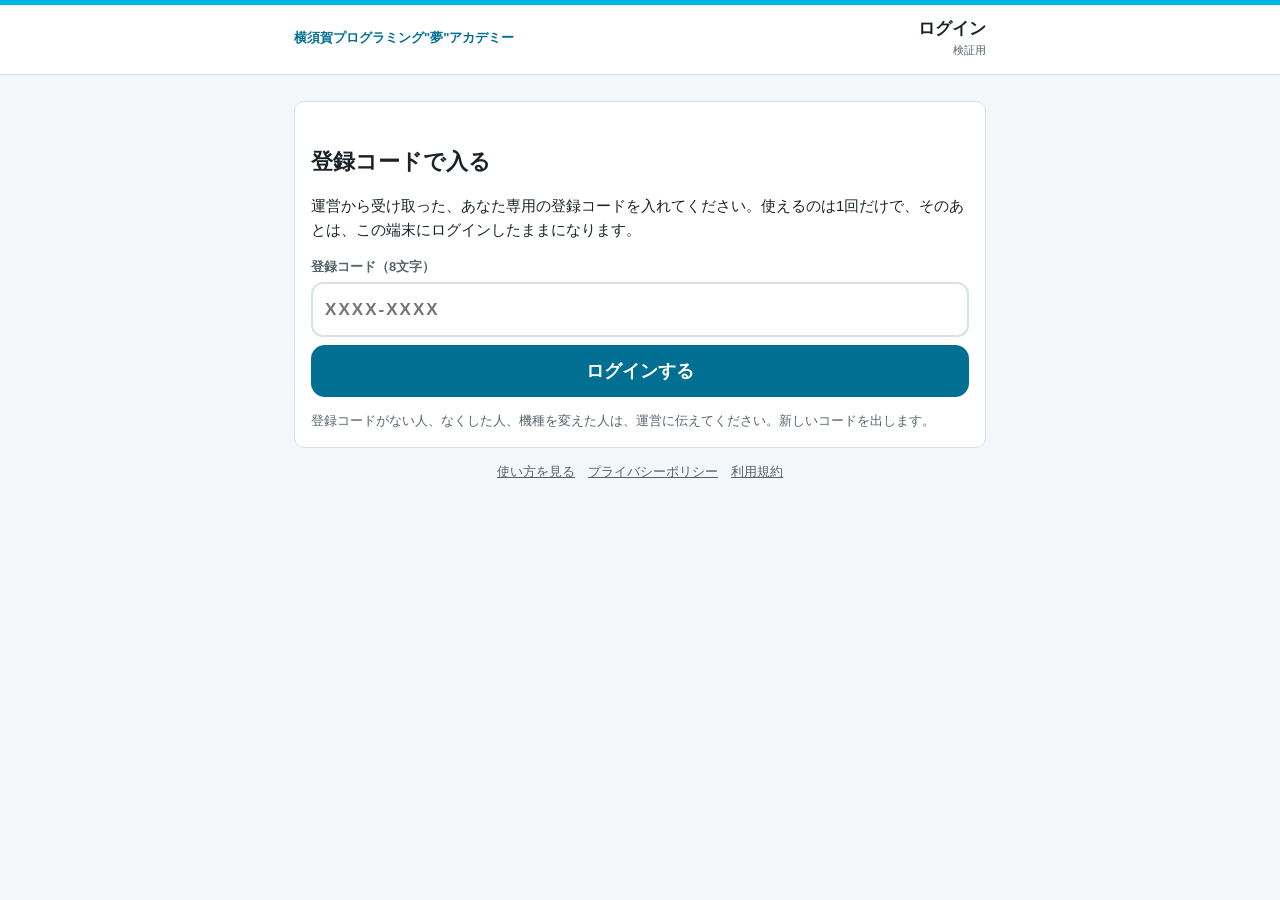
<file: my.html>
<!doctype html>
<html lang="ja">
<head>
<meta charset="utf-8">
<!-- このページが読み込んでよいものの指定。外部のプログラムは読み込まず、通信先はn8nの受け口だけにする -->
<meta http-equiv="Content-Security-Policy" content="default-src 'none'; script-src 'self' 'unsafe-inline'; style-src 'self' 'unsafe-inline' https://fonts.googleapis.com; font-src https://fonts.gstatic.com; img-src 'self' data: blob:; media-src 'self' blob:; connect-src https://yasuulab-n8n.xvps.jp; base-uri 'none'; form-action 'none'; object-src 'none'">
<meta name="viewport" content="width=device-width,initial-scale=1,viewport-fit=cover">
<meta name="robots" content="noindex,nofollow">
<meta name="referrer" content="no-referrer">
<meta name="theme-color" content="#16213e">
<title>夢アカ マイページ（検証用）</title>
<link rel="preconnect" href="https://fonts.googleapis.com">
<link rel="preconnect" href="https://fonts.gstatic.com" crossorigin>
<link href="https://fonts.googleapis.com/css2?family=Zen+Kaku+Gothic+New:wght@500;700;900&family=Zen+Maru+Gothic:wght@500;700;900&display=swap" rel="stylesheet">
<link rel="stylesheet" href="ui.css?v=23">
<script src="log.js?v=6"></script>
<style>
body{padding-bottom:24px}
/* ネームプレートと同じ並び：紺の帯、色の線、大きな呼び名、番号 */
.plate{background:var(--paper);border-radius:18px;overflow:hidden;border:1px solid var(--line);margin:14px 0}
.realbox{border:1px solid var(--line);border-radius:10px;padding:10px 12px;margin:10px 0 14px;background:#f7f9fb}
.realbox span{display:block;font-size:12.5px;color:var(--ink-2)}
.realbox b{display:block;font-family:var(--round);font-size:20px;font-weight:900}
.realbox small{display:block;font-size:12.5px;color:var(--ink-2);margin-top:2px}
.plate .top{background:var(--navy);color:#fff;padding:9px 14px;display:flex;align-items:center;justify-content:space-between;gap:8px;font-family:var(--plate);font-weight:900;letter-spacing:.02em;font-size:13px}
.plate .role{font-size:12px;letter-spacing:0;padding:2px 10px;border-radius:999px;background:var(--member)}
.plate .role.r-m{background:#e8730c}.plate .role.r-s{background:#6a3fc4}
.plate .in{display:flex;gap:14px;align-items:center;padding:16px;border-left:8px solid var(--member)}
.plate .in.r-m{border-left-color:#e8730c}.plate .in.r-s{border-left-color:#6a3fc4}
.plate .nm{font-family:var(--plate);font-weight:900;font-size:32px;line-height:1.15;word-break:break-all}
.plate .no{display:inline-block;margin-top:8px;font-family:var(--plate);font-weight:900;font-size:18px;border:3px solid currentColor;border-radius:10px;padding:1px 10px;color:var(--member)}
.plate .in.r-m .no{color:#e8730c}.plate .in.r-s .no{color:#6a3fc4}
.pface{width:104px;height:104px;border-radius:18px;background:var(--bg) center/cover no-repeat;flex:none;display:flex;align-items:center;justify-content:center;font-family:var(--round);font-weight:900;font-size:44px;color:var(--ink-2)}
.step{display:flex;align-items:center;gap:10px;margin:0 0 8px}
.step h2{font-size:19px}
.done{margin-left:auto;font-family:var(--round);font-weight:900;font-size:13px;color:var(--here-ink);background:var(--here-bg);border-radius:999px;padding:3px 12px;white-space:nowrap}
.todo{margin-left:auto;font-family:var(--round);font-weight:900;font-size:13px;color:var(--yet-ink);background:var(--yet-bg);border-radius:999px;padding:3px 12px;white-space:nowrap}
.cam{position:relative;border-radius:22px;overflow:hidden;background:#0d1326;aspect-ratio:1/1;max-width:360px;margin:12px auto 0}
.cam video,.cam img{width:100%;height:100%;object-fit:cover;display:block}
.cam .hint{position:absolute;left:10px;right:10px;bottom:10px;text-align:center;color:#fff;font-family:var(--round);font-weight:700;font-size:14px;text-shadow:0 1px 4px #000}
.cam .shutter{bottom:38px}
</style>
</head>
<body>
<header class="band"><div class="band-in">
  <div class="mark">横須賀プログラミング"夢"アカデミー</div>
  <div class="band-title">マイページ<small>検証用</small></div>
</div></header>
<main>
<nav class="mytabs" aria-label="マイページの中の移動"><a id="tabY" class="">予約・講義</a><a id="tabM" class="on">ネームプレート・登録</a></nav>
<script>/* ログインの鍵：この端末の中の保管場所から読む。アドレスには載せない。ないときは、ログインの画面へ動く */
window.YumeKey=(function(){var L=null;try{L=JSON.parse(localStorage.getItem('yumeaka_login_v1')||'null')}catch(e){}
document.getElementById('tabY').href='yoyaku.html';document.getElementById('tabM').href='my.html';
var here=/my\.html/.test(location.pathname)?'my':'yoyaku';
return {key:(L&&L.token)||'',hash:'',out:function(){try{localStorage.removeItem('yumeaka_login_v1')}catch(e){}location.replace('login.html?next='+here)}}})();</script>
<div class="loading" id="load"><span class="ring"></span>登録の内容を確かめています</div>
<div id="msg" class="note hide"></div>

<div id="body" class="hide">
  <div class="plate">
    <div class="top"><span>横須賀プログラミング"夢"アカデミー</span><span class="role" id="role"></span></div>
    <div class="in" id="plateIn"><div class="pface" id="pface"></div><div><div class="nm" id="pname"></div><div class="no" id="pno"></div></div></div>
  </div>

  <div class="card">
    <div class="step"><h2>登録の内容を確かめる</h2><span id="s1"></span></div>
    <p class="txt">呼び名は、ネームプレートに載る名前です。変えたい場合は、ここで直してください。</p>
    <label for="name">呼び名（12文字まで）</label>
    <input id="name" maxlength="12" autocomplete="off">
    <button id="ok" class="btn">この内容で確認する</button>
  </div>

  <div class="card hide" id="photoCard">
    <div class="step"><h2>顔写真を登録する</h2><span id="s2"></span></div>
    <p class="txt" id="ptxt">運営とメンターだけが見られる写真です。受付で、顔と名前を確かめるために使います。</p>
    <div class="cam hide" id="cam">
      <video id="v" playsinline muted></video>
      <img id="shotImg" class="hide" alt="いま撮った写真">
      <div class="hint" id="hint"></div>
      <div class="shutter" id="shutterWrap"><button class="back" id="pcancel">やめる</button><button class="snap" id="snap" aria-label="撮る"></button><button class="back" id="flip">外側のカメラ</button></div>
    </div>
    <div id="confirm" class="two hide"><button id="psave" class="btn">この写真で登録</button><button id="pretry" class="btn quiet">撮り直す</button></div>
    <button id="shoot" class="btn">顔写真を撮る</button>
  </div>

  <div class="card" id="plateCard">
    <div class="step"><h2>自分のネームプレート</h2></div>
    <p class="txt">紙のネームプレートと同じものです。紙を忘れたときは、この画像を受付で見せても受付できます。</p>
    <img id="plateImg" alt="自分のネームプレート" style="display:block;width:100%;border-radius:12px;border:1px solid var(--line)">
    <a id="plateSave" class="btn quiet" style="text-align:center;text-decoration:none;margin-top:10px">画像を保存する</a>
    <small class="foot">保存できないときは、画像を長押しして「写真に追加」や「画像を保存」を選んでください。</small>
  </div>

  <a class="btn quiet" id="toYoyaku" style="text-align:center;text-decoration:none">予約・講義のページへ</a>
  <small class="foot">ログインしたままの端末を、ほかの人に貸さないでください。<a href="login.html">ログインの画面（ログアウトもここから）</a>　<a href="tsukaikata.html">使い方</a></small>
</div>
</main>
<script src="qr1m.js?v=1"></script>
<script>
(function(){
var API='https://yasuulab-n8n.xvps.jp/webhook/yumeaka-yoyaku-page-api-e7b204';
var $=function(i){return document.getElementById(i)};
var key=(window.YumeKey&&window.YumeKey.key)||'';
var busy=false,P=null,facing='user',stream=null,shot='',camTry=0;
function msg(t,c){var m=$('msg');m.textContent=t||'';m.className='note '+(c||'ng')+(t?'':' hide')}
function call(o,done){if(busy)return;busy=true;document.body.classList.add('busy');var b=new URLSearchParams();o.token=key;for(var k in o)b.set(k,o[k]);
fetch(API,{method:'POST',body:b}).then(function(x){return x.json()}).then(function(r){busy=false;document.body.classList.remove('busy');$('load').className='loading hide';done(r)})
.catch(function(){busy=false;document.body.classList.remove('busy');$('load').className='loading hide';$('psave').disabled=false;msg('通信に失敗しました。もう一度試してください。','ng')})}
function setFace(src){var f=$('pface');if(src){f.style.backgroundImage='url('+src+')';f.textContent=''}else{f.style.backgroundImage='';f.textContent=P?P.name.slice(0,1):''}}
function render(r){
if(r.auth===false&&r.login){window.YumeKey.out();return}
if(!r.ok||!r.profile){$('body').className='hide';msg(r.message||'ログインが必要です。','ng');return}
P=r.profile;$('body').className='';msg(r.message||'',r.cls||'ok');
var k=P.group==='メンター'?'r-m':P.group==='運営'?'r-s':'';
$('role').textContent=P.group;$('role').className='role '+k;$('plateIn').className='in '+k;
$('pname').textContent=P.name;$('pno').textContent='No. '+P.no;
if(document.activeElement!==$('name'))$('name').value=P.name;
if(r.photo)setFace(r.photo);else if(!P.hasPhoto)setFace('');
if(P.confirmedAt){try{localStorage.setItem('yumeaka_confirmed_v1',String(P.no))}catch(e){}}
$('s1').textContent=P.confirmedAt?'確認済み':'まだ';$('s1').className=P.confirmedAt?'done':'todo';
$('ok').textContent=P.confirmedAt?'呼び名を直して、もう一度確認する':'この内容で確認する';
// 顔写真は、ここでは登録も表示もしない（撮るのも見るのも、運営だけ）
$('photoCard').className='card hide';
$('toYoyaku').href='yoyaku.html'+((window.YumeKey&&window.YumeKey.hash)||'');plate()}

// 自分のネームプレートを、紙と同じ並びで描く（91mm×55mm、300dpi相当）
function rr(g,x,y,w,h,r){g.beginPath();g.moveTo(x+r,y);g.arcTo(x+w,y,x+w,y+h,r);g.arcTo(x+w,y+h,x,y+h,r);g.arcTo(x,y+h,x,y,r);g.arcTo(x,y,x+w,y,r);g.closePath()}
function drawPlate(){if(!P||!window.YumeQR)return;var W=1075,H=650,F='"Zen Maru Gothic","Hiragino Maru Gothic ProN","Hiragino Sans","Noto Sans JP",sans-serif';
var acc=P.group==='メンター'?'#ef6c00':P.group==='運営'?'#5e35b1':'#009688';
var c=document.createElement('canvas');c.width=W;c.height=H;var g=c.getContext('2d');
g.fillStyle='#fcfaf5';g.fillRect(0,0,W,H);g.fillStyle='#16213e';g.fillRect(0,0,W,132);
g.textBaseline='middle';g.fillStyle='#fff';g.font='900 38px '+F;g.fillText('横須賀プログラミング"夢"アカデミー',48,68);
g.font='900 30px '+F;var rw=g.measureText(P.group).width;g.fillStyle=acc;rr(g,W-rw-96,40,rw+52,56,28);g.fill();g.fillStyle='#fff';g.fillText(P.group,W-rw-70,69);
g.fillStyle=acc;g.fillRect(0,132,18,H-132);
var qs=330,qx=W-qs-48,qy=214;g.fillStyle='#fff';rr(g,qx-14,qy-14,qs+28,qs+28,18);g.fill();g.strokeStyle='#e1ded6';g.lineWidth=3;g.stroke();
var q=YumeQR.make('yumeaka:'+P.no);if(q){var cell=qs/(q.size+4);g.fillStyle='#000';for(var y=0;y<q.size;y++)for(var x=0;x<q.size;x++)if(q.dark(x,y))g.fillRect(Math.floor(qx+(x+2)*cell),Math.floor(qy+(y+2)*cell),Math.ceil(cell),Math.ceil(cell))}
var maxW=qx-14-62-44,size=168;g.fillStyle='#18181c';for(;size>60;size-=4){g.font='900 '+size+'px '+F;if(g.measureText(P.name).width<=maxW)break}g.font='900 '+size+'px '+F;g.fillText(P.name,62,305);
g.font='900 62px '+F;var lab='No. '+P.no,lw=g.measureText(lab).width;g.strokeStyle=acc;g.lineWidth=6;rr(g,62,448,lw+56,100,22);g.stroke();g.fillStyle=acc;g.fillText(lab,90,500);
var u=c.toDataURL('image/png');$('plateImg').src=u;$('plateSave').href=u;$('plateSave').setAttribute('download','yumeaka_nameplate_'+P.no+'.png')}
function plate(){if(!P)return;var go=function(){try{drawPlate()}catch(e){}};
if(document.fonts&&document.fonts.load){var t=setTimeout(go,2500);Promise.all([document.fonts.load('900 60px "Zen Maru Gothic"',P.name+P.group+'横須賀プログラミング"夢"アカデミー No.0123456789-'),document.fonts.load('500 24px "Zen Maru Gothic"','横須賀プログラミング“夢”アカデミー')]).then(function(){clearTimeout(t);go()},function(){clearTimeout(t);go()})}else go()}

function stopCam(){camTry++;if(stream){stream.getTracks().forEach(function(t){t.stop()});stream=null}$('v').srcObject=null}
function startCam(){stopCam();var my=camTry;$('cam').className='cam';$('shotImg').className='hide';$('v').className='';$('shutterWrap').className='shutter';
$('hint').textContent='カメラを準備しています。許可を聞かれたら「許可」を選んでください';
if(!navigator.mediaDevices||!navigator.mediaDevices.getUserMedia){$('hint').textContent='この画面ではカメラが使えません';return}
navigator.mediaDevices.getUserMedia({video:{facingMode:facing}}).then(function(s){if(my!==camTry){s.getTracks().forEach(function(t){t.stop()});return}
stream=s;var v=$('v');v.srcObject=s;v.style.transform=facing==='user'?'scaleX(-1)':'';$('flip').textContent=facing==='user'?'外側のカメラ':'内側のカメラ';
var p=v.play();if(p&&p.catch)p.catch(function(){});$('hint').textContent='顔を真ん中に入れて、赤い丸を押す'})
.catch(function(e){if(my!==camTry)return;$('hint').textContent=(e.name==='NotAllowedError'?'カメラの使用が許可されていません。ブラウザの設定で許可してから、もう一度押してください':'カメラを開けませんでした（'+e.name+'）。もう一度「顔写真を撮る」を押してください');$('shutterWrap').className='shutter hide';$('shoot').className='btn'})}
function closeCam(){stopCam();$('cam').className='cam hide';$('confirm').className='two hide';$('shoot').className='btn'}

$('ok').onclick=function(){var n=$('name').value.replace(/\s+/g,' ').trim();if(!n){msg('呼び名を入れてください。','ng');return}call({op:'confirm',name:n},render)};
$('shoot').onclick=function(){msg('');$('shoot').className='btn hide';startCam()};
$('pcancel').onclick=closeCam;
$('flip').onclick=function(){facing=facing==='user'?'environment':'user';startCam()};
$('snap').onclick=function(){var v=$('v');if(!v.videoWidth)return;var s=Math.min(v.videoWidth,v.videoHeight);var c=document.createElement('canvas');c.width=280;c.height=280;
c.getContext('2d').drawImage(v,(v.videoWidth-s)/2,(v.videoHeight-s)/2,s,s,0,0,280,280);
shot=c.toDataURL('image/jpeg',0.72);if(shot.length>46000)shot=c.toDataURL('image/jpeg',0.5);
stopCam();$('v').className='hide';$('shotImg').src=shot;$('shotImg').className='';$('shutterWrap').className='shutter hide';$('hint').textContent='この写真でよければ、下の「この写真で登録」を押す';$('confirm').className='two'};
$('pretry').onclick=function(){$('confirm').className='two hide';startCam()};
$('psave').onclick=function(){$('psave').disabled=true;call({op:'photo',image:shot},function(r){$('psave').disabled=false;
if(r.saved){closeCam();render(r);setFace(shot)}else{msg(r.message||'登録できませんでした。','ng')}})};
window.addEventListener('pagehide',stopCam);

if(!key){window.YumeKey.out()}else call({op:'me'},render);
})();
</script>
</body>
</html>
</file>
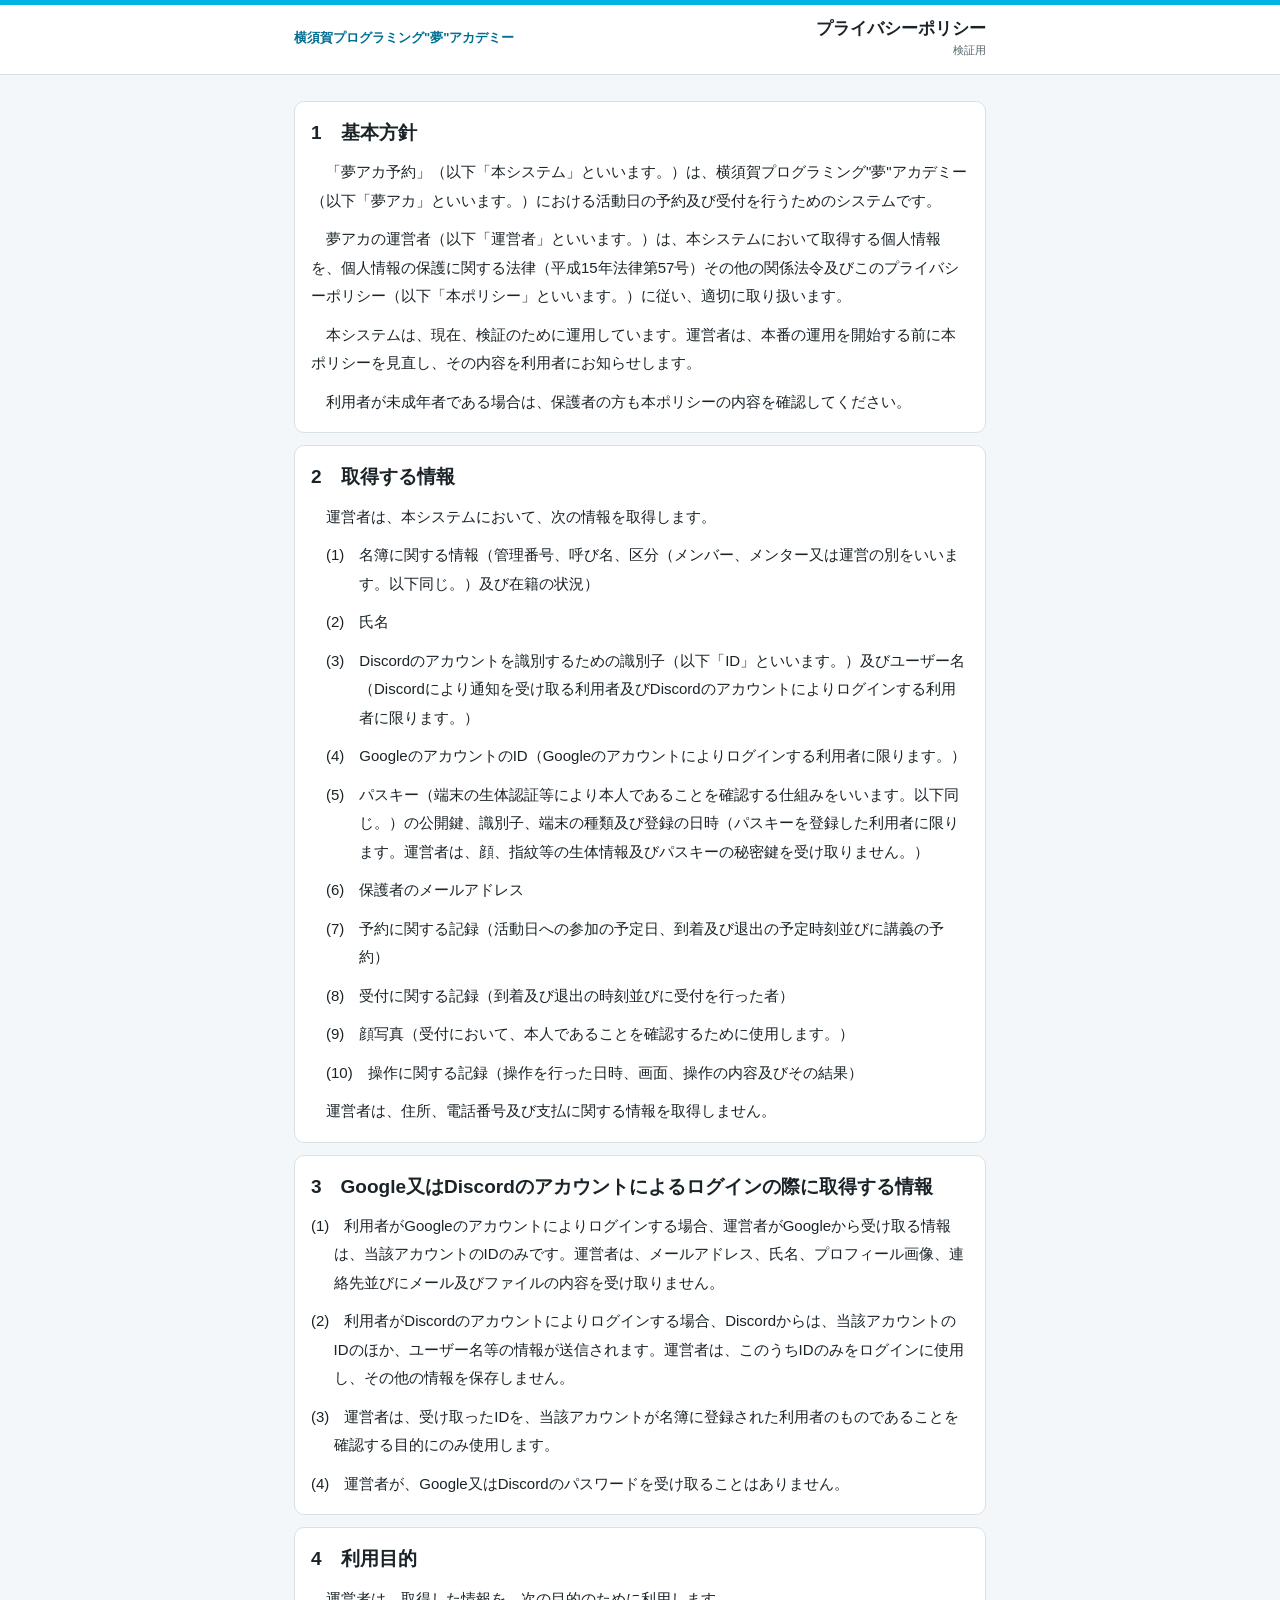
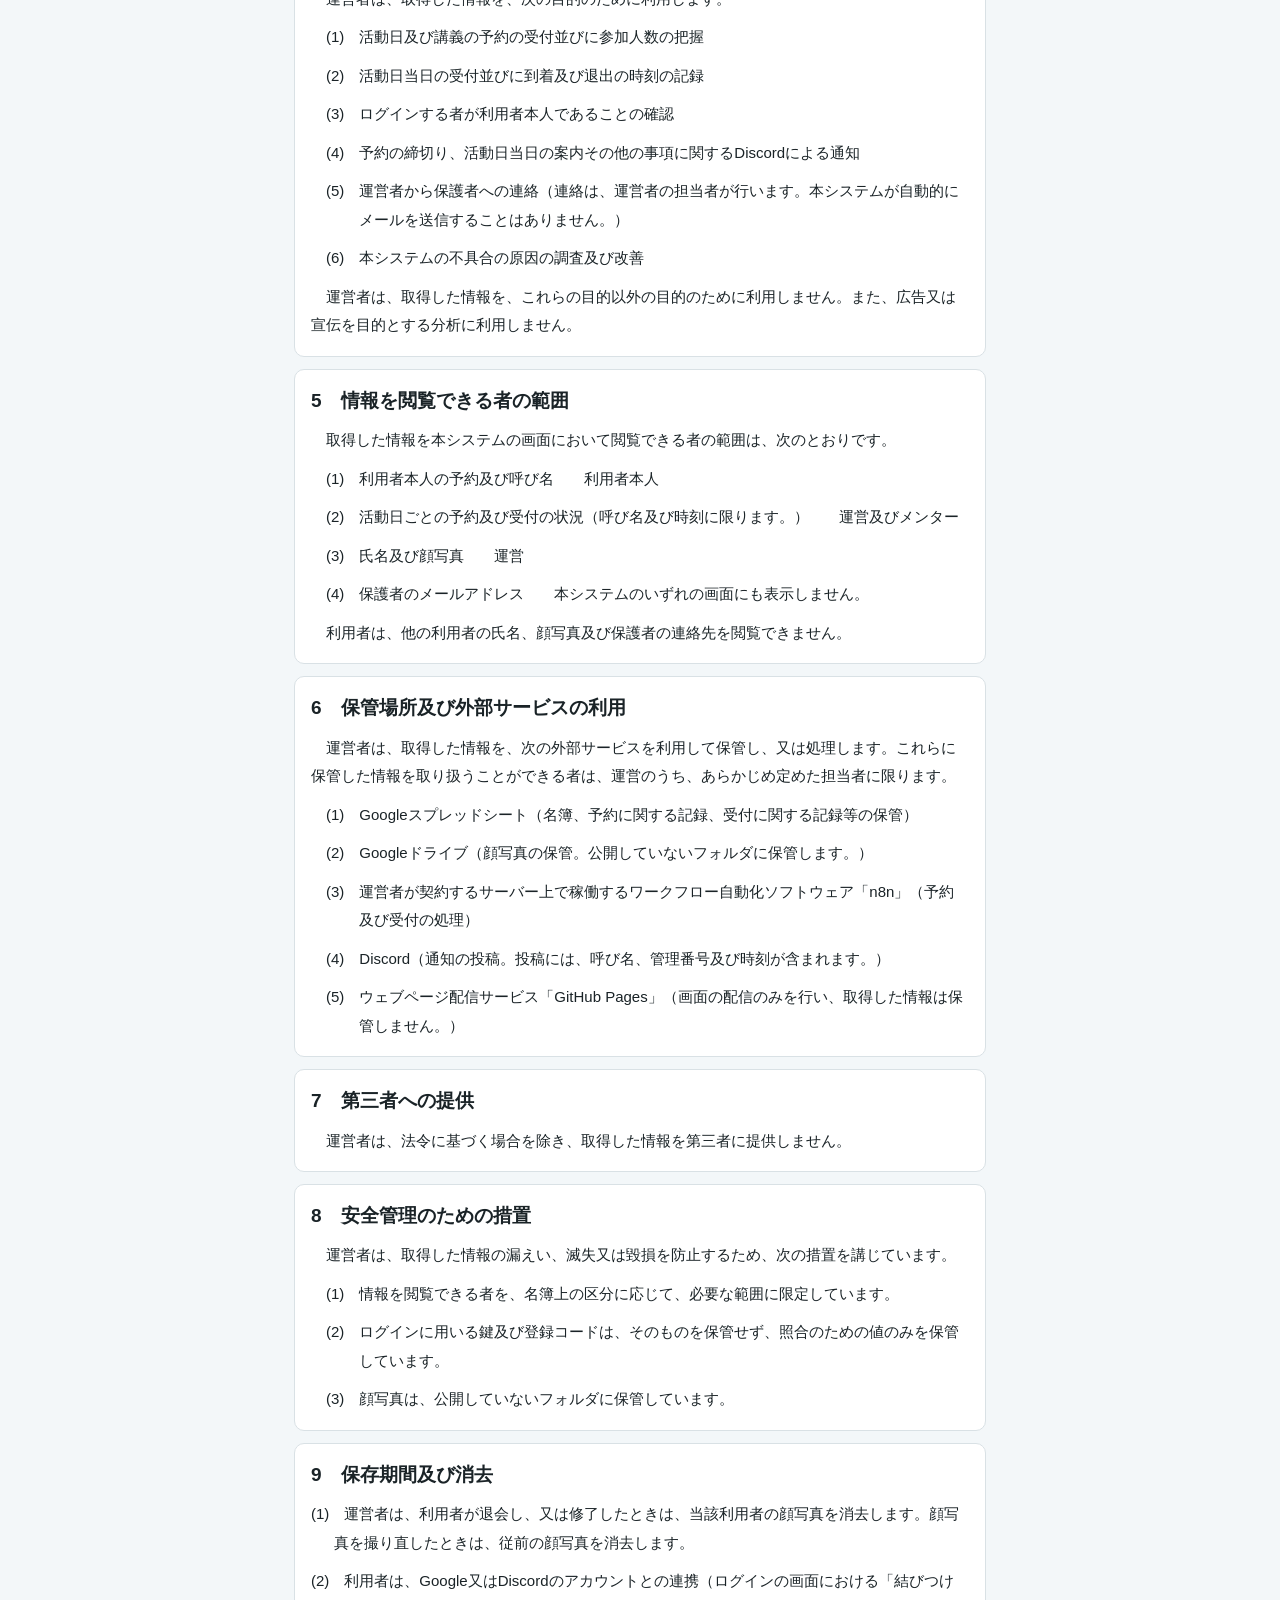
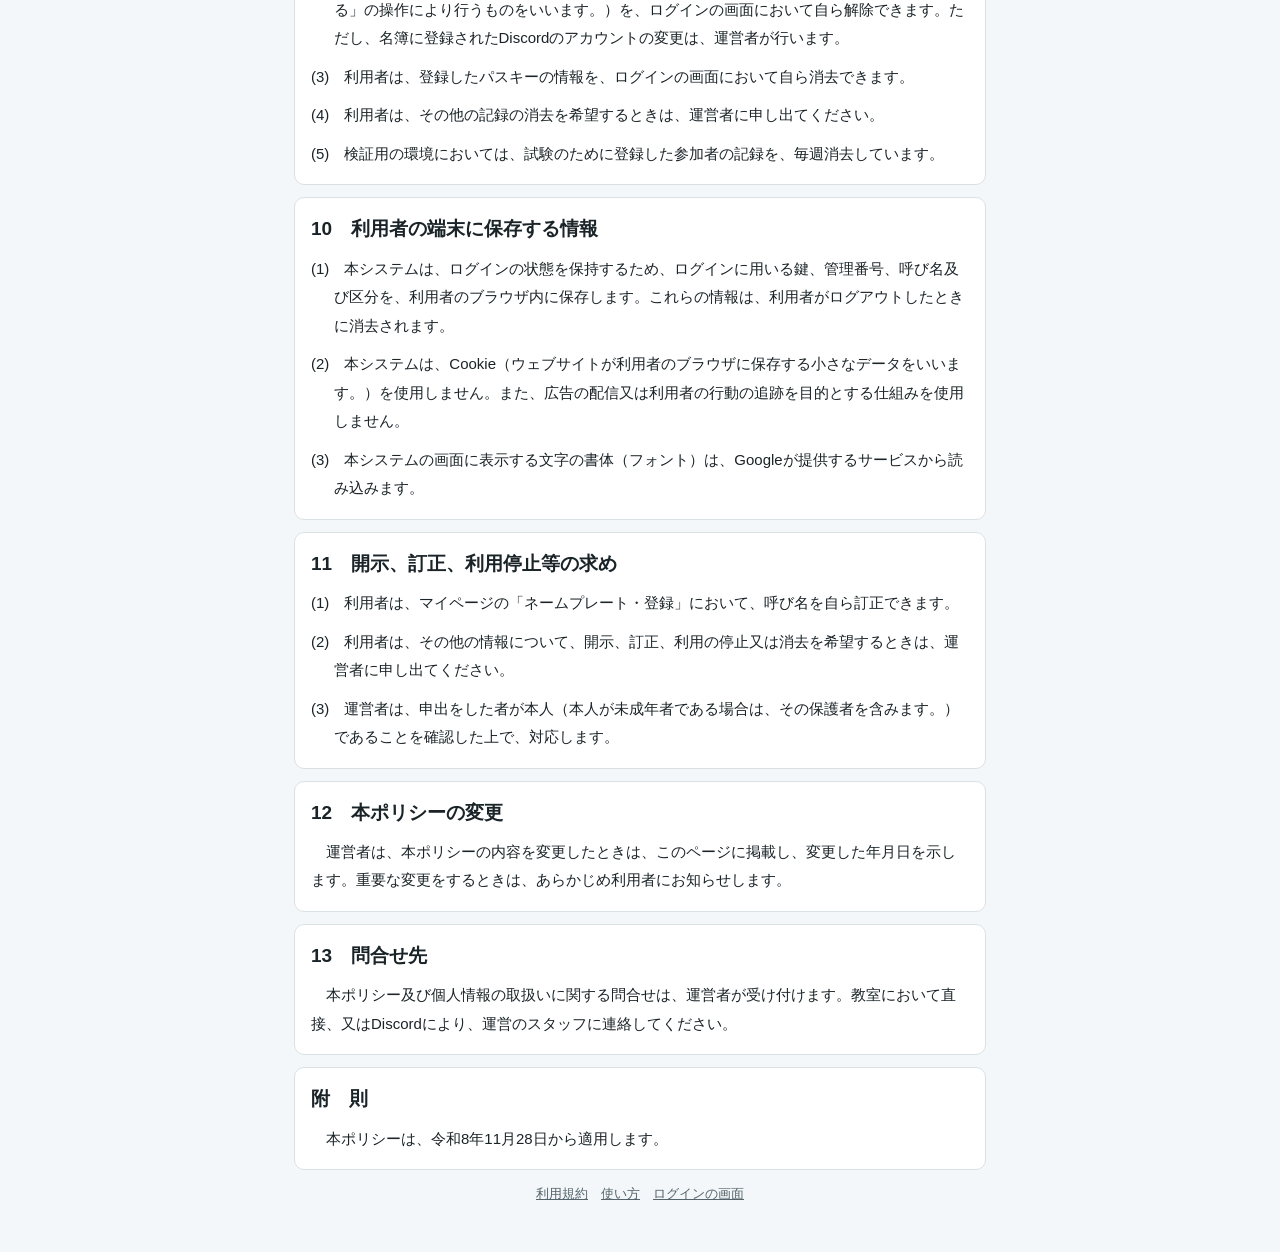
<file: privacy.html>
<!doctype html>
<html lang="ja">
<head>
<meta charset="utf-8">
<!-- このページが読み込んでよいものの指定。プログラムは読み込まず、通信もしない -->
<meta http-equiv="Content-Security-Policy" content="default-src 'none'; style-src 'self' 'unsafe-inline' https://fonts.googleapis.com; font-src https://fonts.gstatic.com; img-src 'self' data:; base-uri 'none'; form-action 'none'; object-src 'none'">
<meta name="viewport" content="width=device-width,initial-scale=1,viewport-fit=cover">
<meta name="robots" content="noindex,nofollow">
<meta name="referrer" content="no-referrer">
<meta name="theme-color" content="#16213e">
<title>夢アカ予約 プライバシーポリシー（検証用）</title>
<link rel="preconnect" href="https://fonts.googleapis.com">
<link rel="preconnect" href="https://fonts.gstatic.com" crossorigin>
<link href="https://fonts.googleapis.com/css2?family=Zen+Kaku+Gothic+New:wght@500;700;900&family=Zen+Maru+Gothic:wght@500;700;900&display=swap" rel="stylesheet">
<link rel="stylesheet" href="ui.css?v=23">
<style>
/* 公用文の書き方に合わせた体裁。本文は1字下げ、項と号は番号をぶら下げる */
body{padding-bottom:24px}
.card h2{font-size:19px}
.card p{font-size:15px;line-height:1.9;margin:10px 0 0}
.card p.hon{text-indent:1em}
.card p.kou{padding-left:1.5em;text-indent:-1.5em}
.card p.gou{padding-left:3.2em;text-indent:-2.2em}
.card p.fusoku{text-indent:1em}
</style>
</head>
<body>
<header class="band"><div class="band-in">
  <div class="mark">横須賀プログラミング"夢"アカデミー</div>
  <div class="band-title">プライバシーポリシー<small>検証用</small></div>
</div></header>
<main>

<div class="card">
  <h2>1　基本方針</h2>
  <p class="hon">「夢アカ予約」（以下「本システム」といいます。）は、横須賀プログラミング"夢"アカデミー（以下「夢アカ」といいます。）における活動日の予約及び受付を行うためのシステムです。</p>
  <p class="hon">夢アカの運営者（以下「運営者」といいます。）は、本システムにおいて取得する個人情報を、個人情報の保護に関する法律（平成15年法律第57号）その他の関係法令及びこのプライバシーポリシー（以下「本ポリシー」といいます。）に従い、適切に取り扱います。</p>
  <p class="hon">本システムは、現在、検証のために運用しています。運営者は、本番の運用を開始する前に本ポリシーを見直し、その内容を利用者にお知らせします。</p>
  <p class="hon">利用者が未成年者である場合は、保護者の方も本ポリシーの内容を確認してください。</p>
</div>

<div class="card">
  <h2>2　取得する情報</h2>
  <p class="hon">運営者は、本システムにおいて、次の情報を取得します。</p>
  <p class="gou">(1)　名簿に関する情報（管理番号、呼び名、区分（メンバー、メンター又は運営の別をいいます。以下同じ。）及び在籍の状況）</p>
  <p class="gou">(2)　氏名</p>
  <p class="gou">(3)　Discordのアカウントを識別するための識別子（以下「ID」といいます。）及びユーザー名（Discordにより通知を受け取る利用者及びDiscordのアカウントによりログインする利用者に限ります。）</p>
  <p class="gou">(4)　GoogleのアカウントのID（Googleのアカウントによりログインする利用者に限ります。）</p>
  <p class="gou">(5)　パスキー（端末の生体認証等により本人であることを確認する仕組みをいいます。以下同じ。）の公開鍵、識別子、端末の種類及び登録の日時（パスキーを登録した利用者に限ります。運営者は、顔、指紋等の生体情報及びパスキーの秘密鍵を受け取りません。）</p>
  <p class="gou">(6)　保護者のメールアドレス</p>
  <p class="gou">(7)　予約に関する記録（活動日への参加の予定日、到着及び退出の予定時刻並びに講義の予約）</p>
  <p class="gou">(8)　受付に関する記録（到着及び退出の時刻並びに受付を行った者）</p>
  <p class="gou">(9)　顔写真（受付において、本人であることを確認するために使用します。）</p>
  <p class="gou">(10)　操作に関する記録（操作を行った日時、画面、操作の内容及びその結果）</p>
  <p class="hon">運営者は、住所、電話番号及び支払に関する情報を取得しません。</p>
</div>

<div class="card">
  <h2>3　Google又はDiscordのアカウントによるログインの際に取得する情報</h2>
  <p class="kou">(1)　利用者がGoogleのアカウントによりログインする場合、運営者がGoogleから受け取る情報は、当該アカウントのIDのみです。運営者は、メールアドレス、氏名、プロフィール画像、連絡先並びにメール及びファイルの内容を受け取りません。</p>
  <p class="kou">(2)　利用者がDiscordのアカウントによりログインする場合、Discordからは、当該アカウントのIDのほか、ユーザー名等の情報が送信されます。運営者は、このうちIDのみをログインに使用し、その他の情報を保存しません。</p>
  <p class="kou">(3)　運営者は、受け取ったIDを、当該アカウントが名簿に登録された利用者のものであることを確認する目的にのみ使用します。</p>
  <p class="kou">(4)　運営者が、Google又はDiscordのパスワードを受け取ることはありません。</p>
</div>

<div class="card">
  <h2>4　利用目的</h2>
  <p class="hon">運営者は、取得した情報を、次の目的のために利用します。</p>
  <p class="gou">(1)　活動日及び講義の予約の受付並びに参加人数の把握</p>
  <p class="gou">(2)　活動日当日の受付並びに到着及び退出の時刻の記録</p>
  <p class="gou">(3)　ログインする者が利用者本人であることの確認</p>
  <p class="gou">(4)　予約の締切り、活動日当日の案内その他の事項に関するDiscordによる通知</p>
  <p class="gou">(5)　運営者から保護者への連絡（連絡は、運営者の担当者が行います。本システムが自動的にメールを送信することはありません。）</p>
  <p class="gou">(6)　本システムの不具合の原因の調査及び改善</p>
  <p class="hon">運営者は、取得した情報を、これらの目的以外の目的のために利用しません。また、広告又は宣伝を目的とする分析に利用しません。</p>
</div>

<div class="card">
  <h2>5　情報を閲覧できる者の範囲</h2>
  <p class="hon">取得した情報を本システムの画面において閲覧できる者の範囲は、次のとおりです。</p>
  <p class="gou">(1)　利用者本人の予約及び呼び名　　利用者本人</p>
  <p class="gou">(2)　活動日ごとの予約及び受付の状況（呼び名及び時刻に限ります。）　　運営及びメンター</p>
  <p class="gou">(3)　氏名及び顔写真　　運営</p>
  <p class="gou">(4)　保護者のメールアドレス　　本システムのいずれの画面にも表示しません。</p>
  <p class="hon">利用者は、他の利用者の氏名、顔写真及び保護者の連絡先を閲覧できません。</p>
</div>

<div class="card">
  <h2>6　保管場所及び外部サービスの利用</h2>
  <p class="hon">運営者は、取得した情報を、次の外部サービスを利用して保管し、又は処理します。これらに保管した情報を取り扱うことができる者は、運営のうち、あらかじめ定めた担当者に限ります。</p>
  <p class="gou">(1)　Googleスプレッドシート（名簿、予約に関する記録、受付に関する記録等の保管）</p>
  <p class="gou">(2)　Googleドライブ（顔写真の保管。公開していないフォルダに保管します。）</p>
  <p class="gou">(3)　運営者が契約するサーバー上で稼働するワークフロー自動化ソフトウェア「n8n」（予約及び受付の処理）</p>
  <p class="gou">(4)　Discord（通知の投稿。投稿には、呼び名、管理番号及び時刻が含まれます。）</p>
  <p class="gou">(5)　ウェブページ配信サービス「GitHub Pages」（画面の配信のみを行い、取得した情報は保管しません。）</p>
</div>

<div class="card">
  <h2>7　第三者への提供</h2>
  <p class="hon">運営者は、法令に基づく場合を除き、取得した情報を第三者に提供しません。</p>
</div>

<div class="card">
  <h2>8　安全管理のための措置</h2>
  <p class="hon">運営者は、取得した情報の漏えい、滅失又は毀損を防止するため、次の措置を講じています。</p>
  <p class="gou">(1)　情報を閲覧できる者を、名簿上の区分に応じて、必要な範囲に限定しています。</p>
  <p class="gou">(2)　ログインに用いる鍵及び登録コードは、そのものを保管せず、照合のための値のみを保管しています。</p>
  <p class="gou">(3)　顔写真は、公開していないフォルダに保管しています。</p>
</div>

<div class="card">
  <h2>9　保存期間及び消去</h2>
  <p class="kou">(1)　運営者は、利用者が退会し、又は修了したときは、当該利用者の顔写真を消去します。顔写真を撮り直したときは、従前の顔写真を消去します。</p>
  <p class="kou">(2)　利用者は、Google又はDiscordのアカウントとの連携（ログインの画面における「結びつける」の操作により行うものをいいます。）を、ログインの画面において自ら解除できます。ただし、名簿に登録されたDiscordのアカウントの変更は、運営者が行います。</p>
  <p class="kou">(3)　利用者は、登録したパスキーの情報を、ログインの画面において自ら消去できます。</p>
  <p class="kou">(4)　利用者は、その他の記録の消去を希望するときは、運営者に申し出てください。</p>
  <p class="kou">(5)　検証用の環境においては、試験のために登録した参加者の記録を、毎週消去しています。</p>
</div>

<div class="card">
  <h2>10　利用者の端末に保存する情報</h2>
  <p class="kou">(1)　本システムは、ログインの状態を保持するため、ログインに用いる鍵、管理番号、呼び名及び区分を、利用者のブラウザ内に保存します。これらの情報は、利用者がログアウトしたときに消去されます。</p>
  <p class="kou">(2)　本システムは、Cookie（ウェブサイトが利用者のブラウザに保存する小さなデータをいいます。）を使用しません。また、広告の配信又は利用者の行動の追跡を目的とする仕組みを使用しません。</p>
  <p class="kou">(3)　本システムの画面に表示する文字の書体（フォント）は、Googleが提供するサービスから読み込みます。</p>
</div>

<div class="card">
  <h2>11　開示、訂正、利用停止等の求め</h2>
  <p class="kou">(1)　利用者は、マイページの「ネームプレート・登録」において、呼び名を自ら訂正できます。</p>
  <p class="kou">(2)　利用者は、その他の情報について、開示、訂正、利用の停止又は消去を希望するときは、運営者に申し出てください。</p>
  <p class="kou">(3)　運営者は、申出をした者が本人（本人が未成年者である場合は、その保護者を含みます。）であることを確認した上で、対応します。</p>
</div>

<div class="card">
  <h2>12　本ポリシーの変更</h2>
  <p class="hon">運営者は、本ポリシーの内容を変更したときは、このページに掲載し、変更した年月日を示します。重要な変更をするときは、あらかじめ利用者にお知らせします。</p>
</div>

<div class="card">
  <h2>13　問合せ先</h2>
  <p class="hon">本ポリシー及び個人情報の取扱いに関する問合せは、運営者が受け付けます。教室において直接、又はDiscordにより、運営のスタッフに連絡してください。</p>
</div>

<div class="card">
  <h2>附　則</h2>
  <p class="fusoku">本ポリシーは、令和8年11月28日から適用します。</p>
</div>

<small class="foot" style="text-align:center"><a href="kiyaku.html">利用規約</a>　<a href="tsukaikata.html">使い方</a>　<a href="login.html">ログインの画面</a></small>
</main>
</body>
</html>
</file>
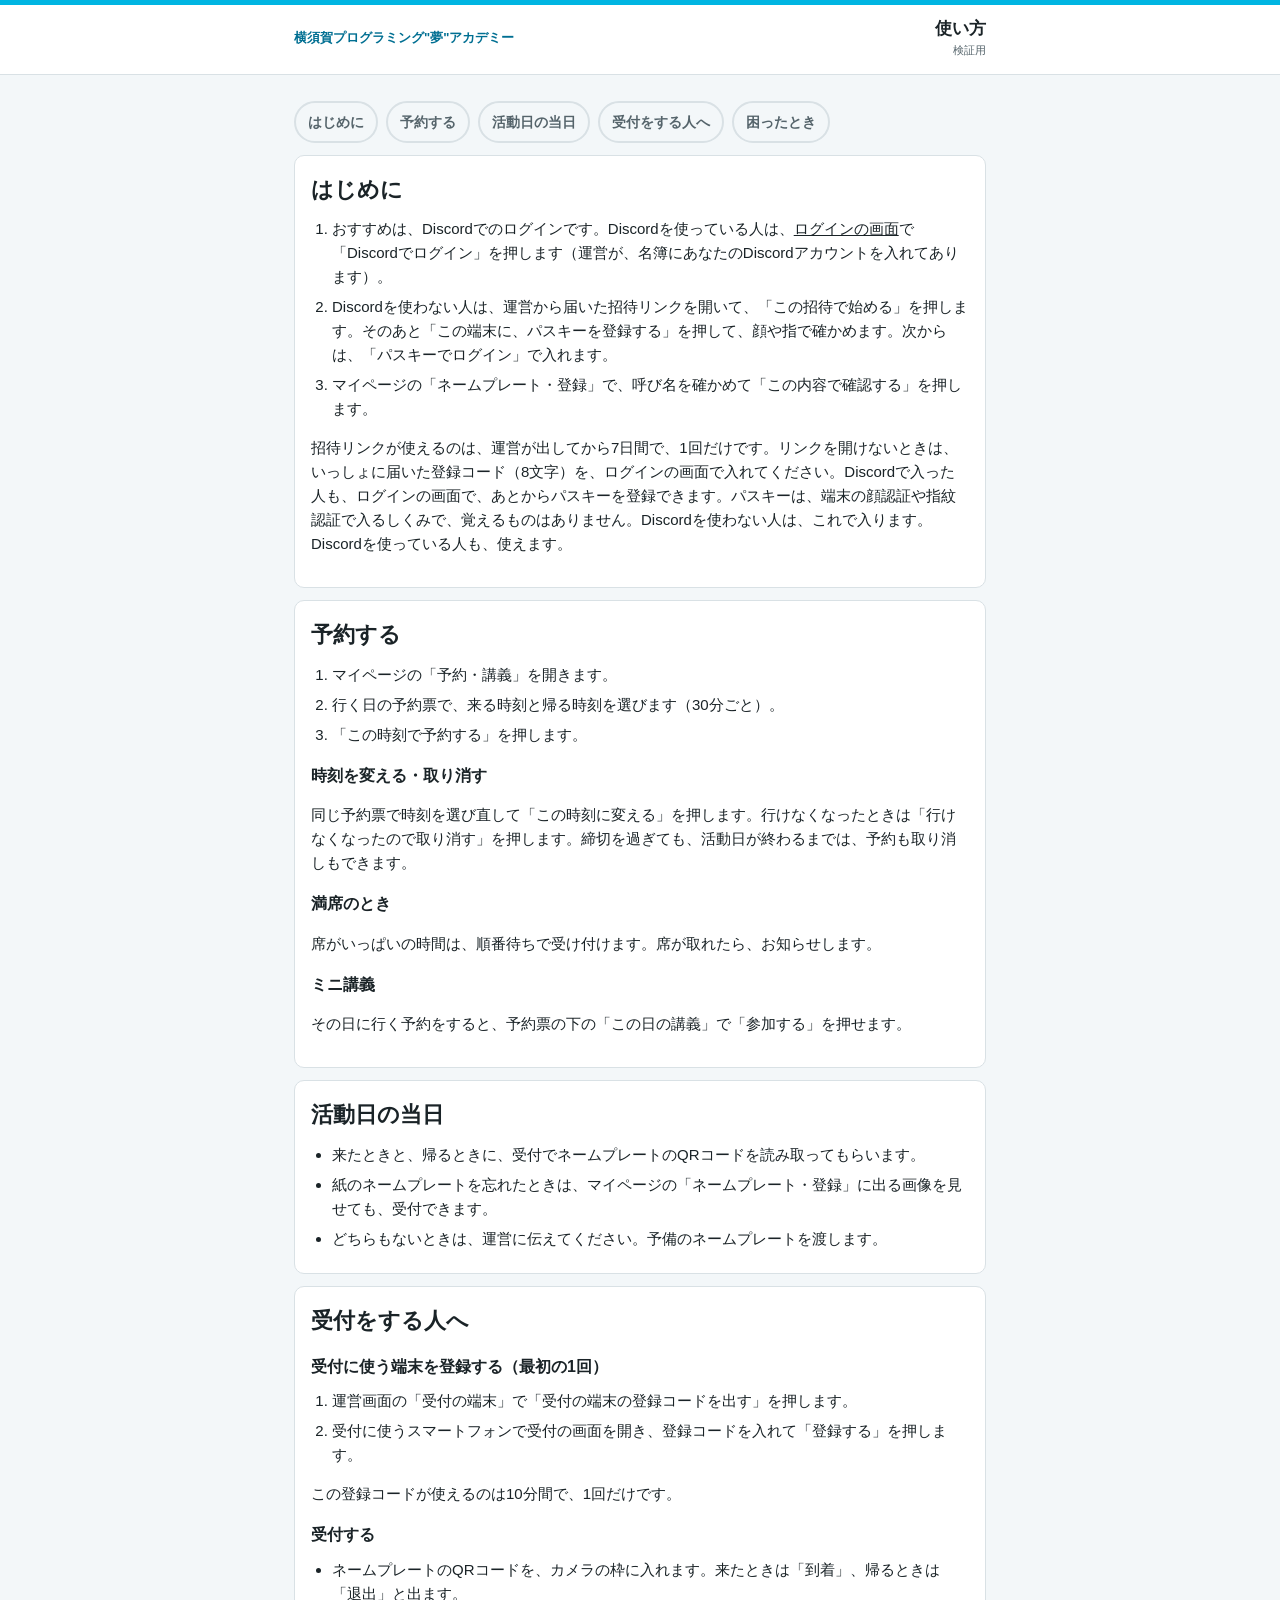
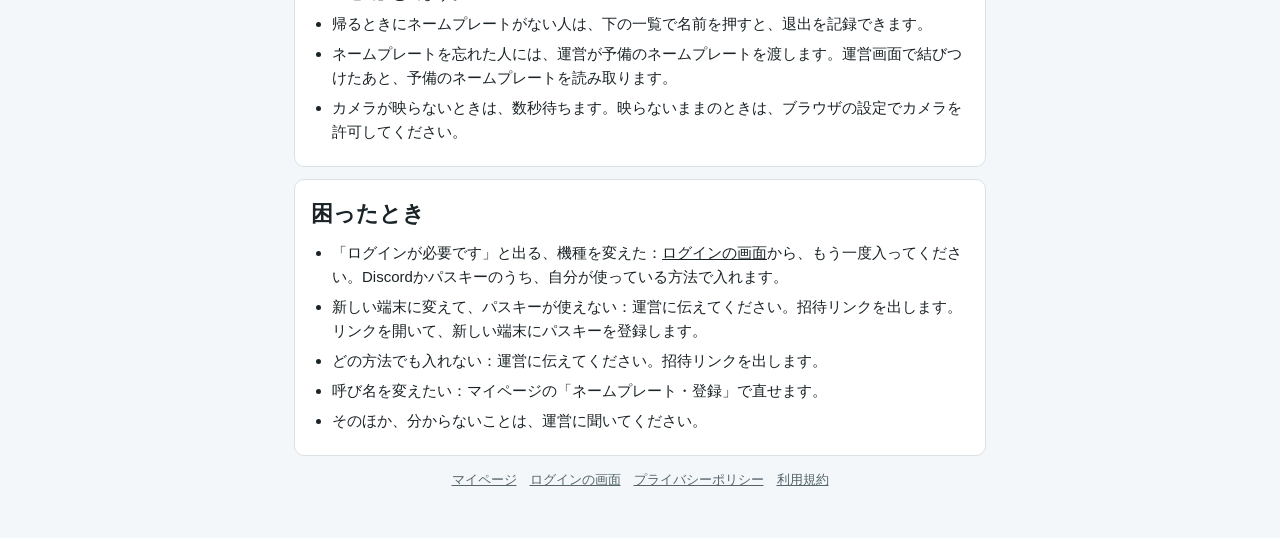
<file: tsukaikata.html>
<!doctype html>
<html lang="ja">
<head>
<meta charset="utf-8">
<!-- このページが読み込んでよいものの指定。プログラムは読み込まず、通信もしない -->
<meta http-equiv="Content-Security-Policy" content="default-src 'none'; style-src 'self' 'unsafe-inline' https://fonts.googleapis.com; font-src https://fonts.gstatic.com; img-src 'self' data:; base-uri 'none'; form-action 'none'; object-src 'none'">
<meta name="viewport" content="width=device-width,initial-scale=1,viewport-fit=cover">
<meta name="robots" content="noindex,nofollow">
<meta name="referrer" content="no-referrer">
<meta name="theme-color" content="#16213e">
<title>夢アカ 使い方（検証用）</title>
<link rel="preconnect" href="https://fonts.googleapis.com">
<link rel="preconnect" href="https://fonts.gstatic.com" crossorigin>
<link href="https://fonts.googleapis.com/css2?family=Zen+Kaku+Gothic+New:wght@500;700;900&family=Zen+Maru+Gothic:wght@500;700;900&display=swap" rel="stylesheet">
<link rel="stylesheet" href="ui.css?v=23">
<style>
body{padding-bottom:24px}
.card ol,.card ul{margin:10px 0 0;padding-left:1.4em;font-size:15px}
.card li{margin:6px 0}
.card h3{font-size:16px;font-weight:900;margin:16px 0 0}
.jump{display:flex;flex-wrap:wrap;gap:8px;margin:12px 0}
.jump a{font-size:14px;font-weight:700;padding:8px 12px;border-radius:999px;border:2px solid var(--line);color:var(--ink-2);text-decoration:none}
</style>
</head>
<body>
<header class="band"><div class="band-in">
  <div class="mark">横須賀プログラミング"夢"アカデミー</div>
  <div class="band-title">使い方<small>検証用</small></div>
</div></header>
<main>
<nav class="jump" aria-label="このページの中の移動">
  <a href="#hajime">はじめに</a><a href="#yoyaku">予約する</a><a href="#toujitsu">活動日の当日</a><a href="#uketsuke">受付をする人へ</a><a href="#komatta">困ったとき</a>
</nav>

<div class="card" id="hajime">
  <h2>はじめに</h2>
  <ol>
    <li>おすすめは、Discordでのログインです。Discordを使っている人は、<a href="login.html">ログインの画面</a>で「Discordでログイン」を押します（運営が、名簿にあなたのDiscordアカウントを入れてあります）。</li>
    <li>Discordを使わない人は、運営から届いた招待リンクを開いて、「この招待で始める」を押します。そのあと「この端末に、パスキーを登録する」を押して、顔や指で確かめます。次からは、「パスキーでログイン」で入れます。</li>
    <li>マイページの「ネームプレート・登録」で、呼び名を確かめて「この内容で確認する」を押します。</li>
  </ol>
  <p class="txt">招待リンクが使えるのは、運営が出してから7日間で、1回だけです。リンクを開けないときは、いっしょに届いた登録コード（8文字）を、ログインの画面で入れてください。Discordで入った人も、ログインの画面で、あとからパスキーを登録できます。パスキーは、端末の顔認証や指紋認証で入るしくみで、覚えるものはありません。Discordを使わない人は、これで入ります。Discordを使っている人も、使えます。</p>
</div>

<div class="card" id="yoyaku">
  <h2>予約する</h2>
  <ol>
    <li>マイページの「予約・講義」を開きます。</li>
    <li>行く日の予約票で、来る時刻と帰る時刻を選びます（30分ごと）。</li>
    <li>「この時刻で予約する」を押します。</li>
  </ol>
  <h3>時刻を変える・取り消す</h3>
  <p class="txt">同じ予約票で時刻を選び直して「この時刻に変える」を押します。行けなくなったときは「行けなくなったので取り消す」を押します。締切を過ぎても、活動日が終わるまでは、予約も取り消しもできます。</p>
  <h3>満席のとき</h3>
  <p class="txt">席がいっぱいの時間は、順番待ちで受け付けます。席が取れたら、お知らせします。</p>
  <h3>ミニ講義</h3>
  <p class="txt">その日に行く予約をすると、予約票の下の「この日の講義」で「参加する」を押せます。</p>
</div>

<div class="card" id="toujitsu">
  <h2>活動日の当日</h2>
  <ul>
    <li>来たときと、帰るときに、受付でネームプレートのQRコードを読み取ってもらいます。</li>
    <li>紙のネームプレートを忘れたときは、マイページの「ネームプレート・登録」に出る画像を見せても、受付できます。</li>
    <li>どちらもないときは、運営に伝えてください。予備のネームプレートを渡します。</li>
  </ul>
</div>

<div class="card" id="uketsuke">
  <h2>受付をする人へ</h2>
  <h3>受付に使う端末を登録する（最初の1回）</h3>
  <ol>
    <li>運営画面の「受付の端末」で「受付の端末の登録コードを出す」を押します。</li>
    <li>受付に使うスマートフォンで受付の画面を開き、登録コードを入れて「登録する」を押します。</li>
  </ol>
  <p class="txt">この登録コードが使えるのは10分間で、1回だけです。</p>
  <h3>受付する</h3>
  <ul>
    <li>ネームプレートのQRコードを、カメラの枠に入れます。来たときは「到着」、帰るときは「退出」と出ます。</li>
    <li>帰るときにネームプレートがない人は、下の一覧で名前を押すと、退出を記録できます。</li>
    <li>ネームプレートを忘れた人には、運営が予備のネームプレートを渡します。運営画面で結びつけたあと、予備のネームプレートを読み取ります。</li>
    <li>カメラが映らないときは、数秒待ちます。映らないままのときは、ブラウザの設定でカメラを許可してください。</li>
  </ul>
</div>

<div class="card" id="komatta">
  <h2>困ったとき</h2>
  <ul>
    <li>「ログインが必要です」と出る、機種を変えた：<a href="login.html">ログインの画面</a>から、もう一度入ってください。Discordかパスキーのうち、自分が使っている方法で入れます。</li>
    <li>新しい端末に変えて、パスキーが使えない：運営に伝えてください。招待リンクを出します。リンクを開いて、新しい端末にパスキーを登録します。</li>
    <li>どの方法でも入れない：運営に伝えてください。招待リンクを出します。</li>
    <li>呼び名を変えたい：マイページの「ネームプレート・登録」で直せます。</li>
    <li>そのほか、分からないことは、運営に聞いてください。</li>
  </ul>
</div>

<small class="foot" style="text-align:center"><a href="yoyaku.html">マイページ</a>　<a href="login.html">ログインの画面</a>　<a href="privacy.html">プライバシーポリシー</a>　<a href="kiyaku.html">利用規約</a></small>
</main>
</body>
</html>
</file>
<file: ui.css>
/* 夢アカ 予約・受付の共通デザイン。資料集と同じ、白地に空色の差し色。区分の色（緑・橙・紫）はネームプレートと同じ。 */
:root{
  --ink:#1a2327;      /* 本文の字 */
  --navy:#16213e;     /* ネームプレートの紺（札の絵だけに使う） */
  --sky:#00b5e2; --member:#009688;
  --ink-2:#55646b;
  --bg:#f3f7f9;       /* 地の色 */
  --paper:#ffffff;
  --line:#d9e1e5;
  --brand:#006f92;    /* 押すところの色（空色を濃くしたもの） */
  --yet:#f5b301; --yet-bg:#fff6d9; --yet-ink:#7a5600;
  --here:#0e9f6e; --here-bg:#dff6ec; --here-ink:#06603f;
  --gone:#2f6fde; --gone-bg:#e1ecff; --gone-ink:#17438f;
  --late:#d93025; --late-bg:#fde8e6;
  --adult:#6a3fc4; --walk:#d9730d;
  --round:"Zen Kaku Gothic New","Hiragino Sans","Yu Gothic","Noto Sans JP",sans-serif;
  --plate:"Zen Maru Gothic","Hiragino Maru Gothic ProN","Hiragino Sans",sans-serif;
  --body:"Zen Kaku Gothic New","Hiragino Sans","Yu Gothic","Noto Sans JP",sans-serif;
}
*{box-sizing:border-box}
html{-webkit-text-size-adjust:100%}
body{margin:0;background:var(--bg);color:var(--ink);font-family:var(--body);line-height:1.6;padding-bottom:84px}
main{max-width:720px;margin:0 auto;padding:14px 14px 24px}
a{color:inherit}
.hide{display:none!important}
:focus-visible{outline:3px solid var(--gone);outline-offset:2px}

/* 上の帯：ネームプレートと同じ紺 */
.band{background:#fff;color:var(--ink);border-top:5px solid var(--sky);border-bottom:1px solid var(--line);position:sticky;top:0;z-index:5}
.band-in{max-width:720px;margin:0 auto;padding:10px 14px;display:flex;align-items:center;gap:12px}
.mark{font-family:var(--round);font-weight:700;font-size:13px;line-height:1.35;color:var(--brand)}
.mark small{display:block;font-size:10px;font-weight:500;letter-spacing:.04em;opacity:.7}
.band-title{font-family:var(--round);font-weight:700;font-size:17px;margin-left:auto;text-align:right}
.band-title small{display:block;font-size:11px;font-weight:500;opacity:.75}

/* 下の切り替え：受付と運営を親指で行き来する */
.dock{position:fixed;left:0;right:0;bottom:0;background:var(--paper);border-top:1px solid var(--line);z-index:6;padding-bottom:env(safe-area-inset-bottom)}
.dock-in{max-width:720px;margin:0 auto;display:flex}
.dock a{flex:1;text-align:center;text-decoration:none;padding:9px 4px 10px;font-family:var(--round);font-weight:700;font-size:13px;color:var(--ink-2);border-top:4px solid transparent;margin-top:-1px}
.dock a b{display:block;font-size:22px;line-height:1.2;font-weight:400}
.dock a.on{color:var(--ink);border-top-color:var(--brand)}

/* 面 */
.card{background:var(--paper);border-radius:10px;padding:16px;margin:12px 0;border:1px solid var(--line)}
.card h2{font-family:var(--round);font-size:22px;font-weight:900;margin:0}
.meta{font-size:13.5px;color:var(--ink-2);margin-top:4px}
.dayhead{display:flex;align-items:center;gap:10px;flex-wrap:wrap}
.floor{display:inline-block;padding:3px 10px;border-radius:8px;background:var(--here-bg);color:var(--here-ink);font-weight:700;font-size:13px}
.txt{font-size:15px}

/* 3つの数字 */
.tiles{display:grid;grid-template-columns:repeat(3,1fr);gap:8px;margin:14px 0 8px}
.tile{border-radius:14px;padding:10px 6px 9px;text-align:center;border:0;font:inherit;cursor:pointer;width:100%}
.tile .num{font-family:var(--round);font-size:36px;font-weight:900;line-height:1}
.tile .lab{font-family:var(--round);font-size:12.5px;font-weight:700;margin-top:3px}
.t-yet{background:var(--yet-bg);color:var(--yet-ink)}
.t-here{background:var(--here-bg);color:var(--here-ink)}
.t-gone{background:var(--gone-bg);color:var(--gone-ink)}
.tile.on{box-shadow:inset 0 0 0 3px currentColor}
.bar{display:flex;height:10px;border-radius:999px;overflow:hidden;background:var(--line);margin:0 0 6px}
.seg.t-yet{background:var(--yet)}.seg.t-here{background:var(--here)}.seg.t-gone{background:var(--gone)}

/* 状態ごとの枠と、1人1枚の札 */
.sec{margin-top:14px;border-radius:14px;padding:10px}
.s-yet{background:var(--yet-bg)}.s-here{background:var(--here-bg)}.s-gone{background:var(--gone-bg)}
.sechead{font-family:var(--round);font-size:15px;font-weight:900;margin:0 2px 8px}
.s-yet .sechead{color:var(--yet-ink)}.s-here .sechead{color:var(--here-ink)}.s-gone .sechead{color:var(--gone-ink)}
.chips{display:grid;grid-template-columns:repeat(auto-fill,minmax(200px,1fr));gap:8px}
.chip{background:var(--paper);border-radius:10px;padding:8px 10px 8px 12px;border-left:7px solid var(--line)}
.s-yet .chip{border-left-color:var(--yet)}.s-here .chip{border-left-color:var(--here)}.s-gone .chip{border-left-color:var(--gone)}
.chip.late{border-left-color:var(--late);background:var(--late-bg)}
.ctop{display:flex;align-items:center;gap:6px;flex-wrap:wrap}
.cname{font-family:var(--round);font-size:18px;font-weight:900}
.csub{font-size:12.5px;color:var(--ink-2);margin-top:1px}
.creal{font-size:12.5px;color:var(--ink-2);font-weight:500;margin-left:6px}
div.creal{margin-left:0}
.badge{font-size:11px;font-weight:700;padding:1px 7px;border-radius:999px;color:#fff}
.b-adult{background:var(--adult)}.b-walk{background:var(--walk)}.b-late{background:var(--late)}
.empty{font-size:14px;color:var(--ink-2);padding:2px 4px}
details{margin-top:14px;font-size:14px}summary{font-weight:700;color:var(--ink-2);cursor:pointer}

/* ボタンと入力 */
button{font-family:var(--round);cursor:pointer}
.btn{display:block;width:100%;font-size:18px;font-weight:900;padding:14px;border-radius:14px;border:0;background:var(--brand);color:#fff;margin:8px 0}
.btn.quiet{background:transparent;color:var(--ink-2);border:2px solid var(--line);font-weight:700;font-size:15px}
.btn.danger{background:transparent;color:var(--late);border:2px solid var(--late);font-weight:700;font-size:15px}
.btn:active{transform:translateY(1px)}
.act{font-size:14px;padding:8px 12px;border-radius:10px;border:0;background:var(--brand);color:#fff;font-weight:700}
.act.warn{background:var(--late)}
.act.quiet{background:transparent;color:var(--late);border:1px solid currentColor;font-size:12px;padding:5px 9px;font-weight:600}
input[type=text],input[type=date],input:not([type]){font:inherit;font-size:17px;padding:12px;border-radius:12px;border:2px solid var(--line);width:100%;background:var(--paper);color:var(--ink)}
label{font-size:13px;font-weight:700;color:var(--ink-2);display:block;margin:10px 0 4px}
.note{margin:10px 0;padding:12px 14px;border-radius:12px;font-size:15.5px;font-weight:700;white-space:pre-line}
.note.ok{background:var(--here-bg);color:var(--here-ink)}
.note.out{background:var(--gone-bg);color:var(--gone-ink)}
.note.ng{background:var(--late-bg);color:#8f1d15}
.note.warn{background:var(--yet-bg);color:var(--yet-ink)}
small.foot{display:block;color:var(--ink-2);font-size:12.5px;margin-top:14px}
table{width:100%;border-collapse:collapse;font-size:15px}
td{padding:8px 4px;border-top:1px solid var(--line);vertical-align:middle}
.tag{display:inline-block;padding:2px 9px;border-radius:999px;font-size:12px;font-weight:700}
.tag.live{background:var(--here-bg);color:var(--here-ink)}.tag.stop{background:var(--late-bg);color:#8f1d15}.tag.yet{background:var(--bg);color:var(--ink-2)}
.pills{display:flex;gap:8px;margin:12px 0 4px}
.pills button{font-size:15px;font-weight:700;padding:9px 16px;border-radius:999px;border:2px solid var(--line);background:var(--paper);color:var(--ink-2)}
.pills button.on{background:var(--brand);border-color:var(--brand);color:#fff}

/* はんこ：読み取りの結果を押す */
.stamp{width:104px;height:104px;border-radius:50%;border:6px solid currentColor;display:flex;align-items:center;justify-content:center;font-family:var(--round);font-weight:900;font-size:30px;letter-spacing:.06em;transform:rotate(-9deg);flex:none;position:relative}
.stamp::after{content:"";position:absolute;inset:5px;border-radius:50%;border:2px solid currentColor;opacity:.55}
.stamp.pop{animation:press .28s cubic-bezier(.2,1.4,.4,1)}
@keyframes press{from{transform:rotate(-9deg) scale(1.7);opacity:0}to{transform:rotate(-9deg) scale(1);opacity:1}}
@media (prefers-reduced-motion:reduce){.stamp.pop{animation:none}}

/* 読み込み中：帯の下を走る線、回るはんこ、形だけ先に出る札 */
.band::after{content:"";display:block;height:4px;background:transparent}
body.busy .band::after{background:linear-gradient(90deg,transparent 0,var(--brand) 30%,#00b5e2 50%,var(--brand) 70%,transparent 100%);background-size:50% 100%;background-repeat:no-repeat;animation:run 1s linear infinite}
@keyframes run{from{background-position:-50% 0}to{background-position:150% 0}}
.loading{display:flex;align-items:center;gap:14px;padding:6px 2px 2px;color:var(--ink-2);font-family:var(--round);font-weight:700;font-size:16px}
.ring{width:46px;height:46px;border-radius:50%;border:5px dotted var(--brand);flex:none;animation:spin 2.4s linear infinite}
@keyframes spin{to{transform:rotate(360deg)}}
.sk{border-radius:18px;background:var(--paper);border:1px solid var(--line);margin:12px 0;padding:16px;overflow:hidden}
.sk i{display:block;height:14px;border-radius:7px;margin:10px 0;background:linear-gradient(90deg,var(--bg) 0,#f6f9fc 50%,var(--bg) 100%);background-size:200% 100%;animation:shine 1.3s linear infinite}
.sk i.h{height:26px;width:45%}.sk i.w60{width:60%}.sk i.w80{width:80%}.sk i.block{height:64px;border-radius:14px}
.sk.tk{display:flex;padding:0}.sk.tk b{flex:none;width:92px;background:var(--line)}.sk.tk div{flex:1;padding:14px}
@keyframes shine{from{background-position:200% 0}to{background-position:-200% 0}}
.stamp.wait{border-style:dotted;animation:spin 2.4s linear infinite;color:var(--brand);opacity:1!important;font-size:0}
.btn:disabled{opacity:.55}
@media (prefers-reduced-motion:reduce){.ring,.stamp.wait,.sk i,body.busy .band::after{animation:none}}

/* 顔写真 */
.face{width:92px;height:92px;border-radius:16px;object-fit:cover;flex:none;border:3px solid #fff;background:var(--bg)}
.result.has-face .stamp{width:76px;height:76px;font-size:22px;border-width:5px;margin-left:-34px;align-self:flex-end;background:rgba(255,255,255,.82)}
.shutter{position:absolute;left:0;right:0;bottom:36px;display:flex;justify-content:center;align-items:center;gap:18px}
.shutter .snap{width:72px;height:72px;border-radius:50%;border:6px solid #fff;background:var(--late);padding:0}
.shutter .back{border:0;border-radius:999px;background:rgba(0,0,0,.55);color:#fff;font-size:14px;font-weight:700;padding:9px 14px}
.two{display:grid;grid-template-columns:1fr 1fr;gap:10px}
.chip.wa{display:flex;gap:10px;align-items:center}
.ava{width:46px;height:46px;border-radius:12px;background:var(--bg) center/cover no-repeat;display:flex;align-items:center;justify-content:center;font-family:var(--round);font-weight:900;font-size:18px;color:var(--ink-2);flex:none}
.ava.has{color:transparent}
.b-nophoto{background:var(--line);color:var(--ink-2)}

/* 下からせり上がる確認の面（名前から受け付ける・名簿から選ぶ） */
.sheet{position:fixed;inset:0;background:rgba(22,33,62,.6);z-index:20;display:flex;align-items:flex-end;justify-content:center}
.sheet-in{background:var(--paper);border-radius:24px 24px 0 0;width:100%;max-width:720px;max-height:88vh;overflow:auto;padding:20px 16px calc(20px + env(safe-area-inset-bottom));animation:rise .18s ease-out}
@keyframes rise{from{transform:translateY(40px);opacity:0}to{transform:none;opacity:1}}
@media (prefers-reduced-motion:reduce){.sheet-in{animation:none}}
.sheet-in .who{font-family:var(--round);font-weight:900;font-size:26px;text-align:center;margin-top:10px}
.sheet-in .what{text-align:center;color:var(--ink-2);font-weight:700;margin:2px 0 12px}
.bigface{width:168px;height:168px;border-radius:28px;margin:0 auto;background:var(--bg) center/cover no-repeat;display:flex;align-items:center;justify-content:center;font-family:var(--round);font-weight:900;font-size:72px;color:var(--ink-2)}
.chip.tapme{cursor:pointer;position:relative;padding-right:26px}
.chip.tapme::after{content:"›";position:absolute;right:9px;top:50%;transform:translateY(-52%);font-size:22px;font-weight:900;color:var(--ink-2);opacity:.55}
.chip.tapme:active{transform:scale(.98)}
.chip.off{opacity:.5}
.tiphint{font-size:12.5px;color:var(--ink-2);margin:0 2px 8px;font-weight:700}
.group{font-family:var(--round);font-weight:900;font-size:15px;margin:16px 2px 8px;color:var(--ink-2)}
.sheet-in .ava{width:52px;height:52px}

/* 白地に空色の差し色 */
body{font-weight:500}
.ticket .stub{background:#55646b}
.band-title small{opacity:1;color:var(--ink-2)}
::selection{background:#fbf8c4}

/* 登録の状況：せまい画面では、名前の下に札を並べる */
.tag{white-space:nowrap}
@media (max-width:560px){.ptab tr{display:flex;flex-wrap:wrap;align-items:center;gap:6px;padding:10px 0;border-top:1px solid var(--line)}.ptab td{border-top:0;padding:0}.ptab td:first-child{flex:1 1 100%}}

/* 予約のページのカレンダー */
.cal{padding:12px 12px 10px}
.calhead{display:flex;align-items:center;justify-content:space-between;margin:0 0 8px}
.calhead b{font-size:17px}
.calnav{width:44px;height:44px;border:1px solid var(--line);border-radius:10px;background:var(--paper);font-size:22px;line-height:1;color:var(--ink);cursor:pointer}
.calnav:focus-visible,.cald:focus-visible{outline:3px solid var(--sky);outline-offset:2px}
.calgrid{display:grid;grid-template-columns:repeat(7,1fr);gap:4px}
.calw{text-align:center;font-size:12px;color:var(--ink-2);padding:2px 0}
.calw.sun{color:#b3261e}.calw.sat{color:var(--brand)}
.cald{min-height:50px;border-radius:8px;border:1px solid transparent;background:none;display:flex;flex-direction:column;align-items:center;justify-content:flex-start;padding:5px 0 3px;font:inherit;color:var(--ink-2)}
.cald i{font-style:normal;font-size:15px;line-height:1.2;font-variant-numeric:tabular-nums}
.cald small{font-size:10px;line-height:1.2;margin-top:3px;font-weight:700;white-space:nowrap}
button.cald{cursor:pointer}
.cald.open{border-color:var(--sky);background:#fff;color:var(--ink)}
.cald.open small{color:var(--brand)}
.cald.booked{background:var(--member);border-color:var(--member);color:#fff}
.cald.today i{text-decoration:underline;text-decoration-thickness:2px;text-underline-offset:3px;font-weight:700}
.callegend{display:flex;gap:14px;flex-wrap:wrap;margin-top:8px;font-size:12px;color:var(--ink-2)}
.callegend span{display:inline-flex;align-items:center;gap:5px}
.callegend .k{width:14px;height:14px;border-radius:4px;display:inline-block;border:1px solid var(--line)}
.callegend .k.open{border-color:var(--sky);background:#fff}.callegend .k.booked{background:var(--member);border-color:var(--member)}
.callegend .k.today{border:0;border-bottom:2px solid var(--ink);border-radius:0;height:10px}
.ticket.flash{box-shadow:0 0 0 3px var(--sky)}
@media (prefers-reduced-motion:no-preference){.ticket{transition:box-shadow .2s ease-out}}

/* 予約票：講義名と、くわしい説明 */
.ticket .big.ttl{overflow-wrap:anywhere}
.more{margin:8px 0 10px;border:1px solid var(--line);border-radius:8px;padding:0 12px;background:var(--bg)}
.more summary{cursor:pointer;padding:10px 0;font-weight:700;color:var(--brand);min-height:24px}
.more summary:focus-visible{outline:3px solid var(--sky);outline-offset:2px}
.more p{margin:0 0 12px;white-space:pre-wrap;line-height:1.8}
.cald small{max-width:100%;overflow:hidden;text-overflow:clip}

/* 予約票：この日の講義 */
.lecs{margin-top:14px;padding-top:12px;border-top:1px dashed var(--line)}
.lechead{font-size:13px;font-weight:700;color:var(--ink-2);margin-bottom:6px}
.lec{display:flex;flex-direction:column;gap:8px;padding:12px 0;border-top:1px solid var(--line)}
.lec:first-of-type{border-top:0}
.lectx{min-width:0;flex:1}
.lectx b{display:block;overflow-wrap:anywhere;line-height:1.5}
.lectx span{display:block;font-size:13px;color:var(--ink-2);line-height:1.6}
.lec.on .lectx span.n{color:var(--member);font-weight:700}
.lecbtn{align-self:stretch;min-height:44px;padding:8px 14px;border-radius:10px;border:0;background:var(--brand);color:#fff;font:inherit;font-weight:700;font-size:15px;cursor:pointer}
.lecbtn.quiet{background:transparent;color:var(--ink-2);border:2px solid var(--line)}
.lecbtn:focus-visible{outline:3px solid var(--sky);outline-offset:2px}
.lecnote{display:block;color:var(--ink-2);margin-top:6px}
.ask{border:2px solid var(--sky)}
.ask p{white-space:pre-wrap;line-height:1.8;margin:0 0 8px}

/* 運営画面：講義・活動日を足す */
input[type=time],select,textarea{font:inherit;font-size:17px;padding:12px;border-radius:12px;border:2px solid var(--line);width:100%;background:var(--paper);color:var(--ink);box-sizing:border-box}
textarea{min-height:96px;resize:vertical;line-height:1.7}
input[type=time]:focus-visible,select:focus-visible,textarea:focus-visible{outline:3px solid var(--sky);outline-offset:1px}
.two{display:grid;grid-template-columns:1fr 1fr;gap:10px}
#plan h3{font-size:15px;margin:14px 0 2px;padding-top:10px;border-top:1px solid var(--line)}
#plan h3:first-of-type{border-top:0;padding-top:0}

#plan .lec{flex-direction:row;flex-wrap:wrap;align-items:center}
#plan .lec .lectx{flex:1 1 220px}
.rowbtn{display:flex;gap:8px;flex-wrap:wrap}

/* マイページの中の移動（予約・講義／ネームプレート・登録） */
.mytabs{display:flex;gap:6px;margin:12px 0 6px;border-bottom:2px solid var(--line)}
.mytabs a{flex:1;text-align:center;padding:12px 6px;font-weight:700;font-size:15px;color:var(--ink-2);text-decoration:none;border-bottom:3px solid transparent;margin-bottom:-2px;border-radius:8px 8px 0 0}
.mytabs a.on{color:var(--brand);border-bottom-color:var(--brand)}
.mytabs a:focus-visible{outline:3px solid var(--sky);outline-offset:-3px}
</file>
